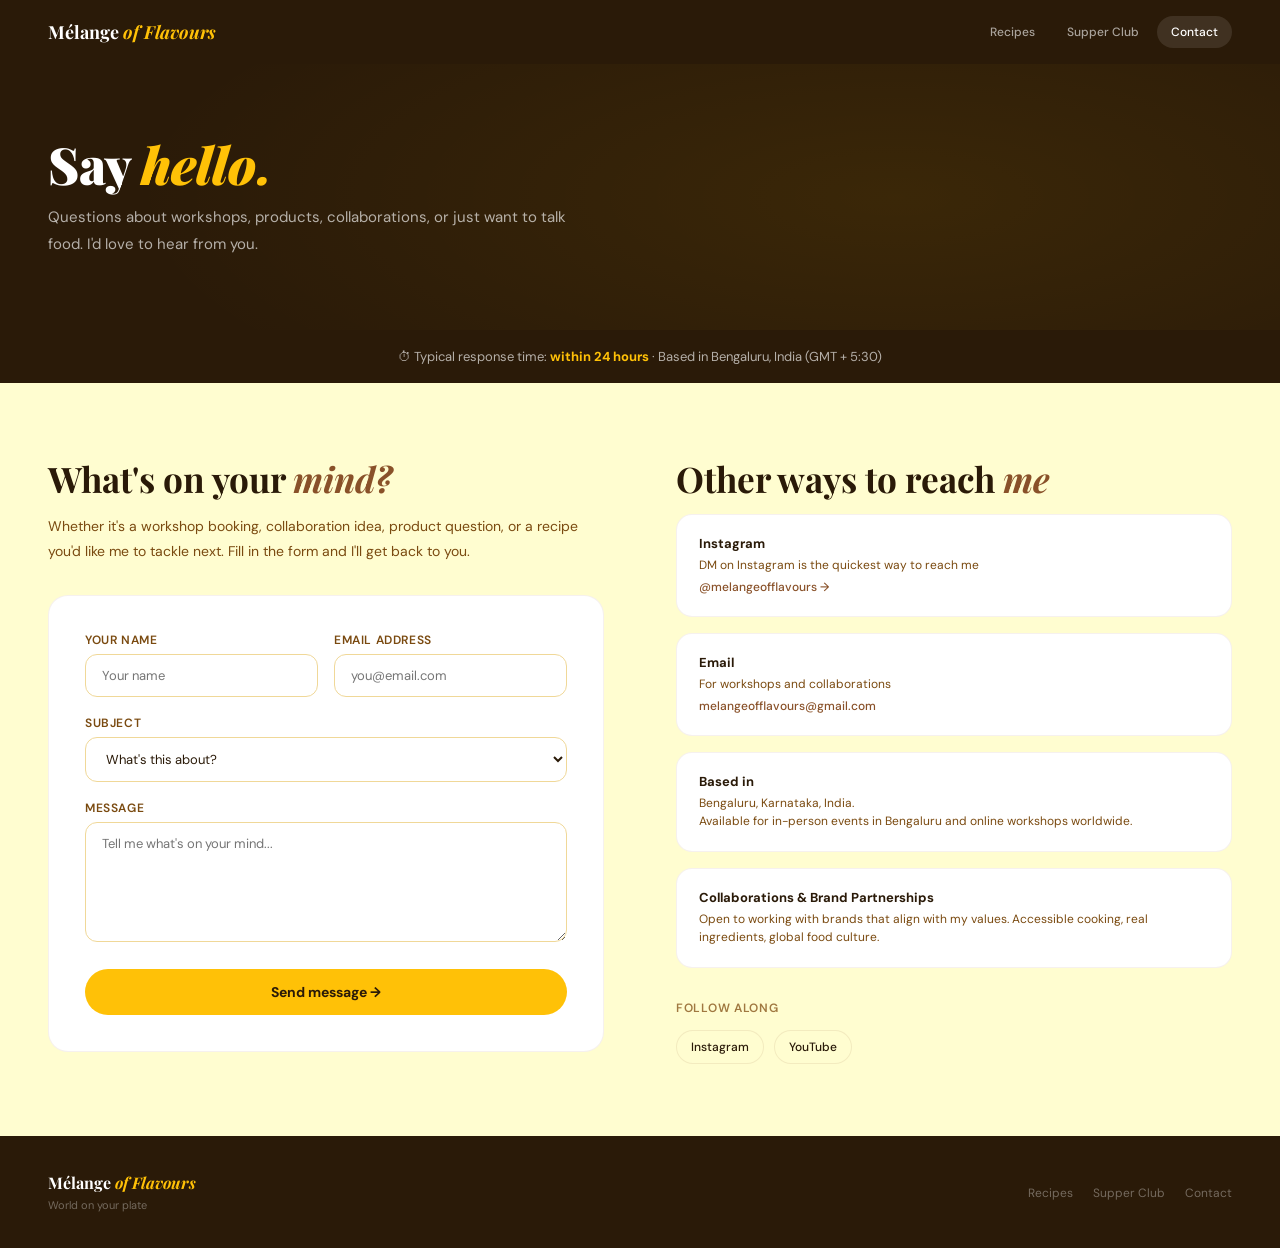
<file: contact.html>
<!DOCTYPE html>
<html lang="en">
<head>
<meta charset="UTF-8">
<meta name="viewport" content="width=device-width, initial-scale=1.0">
<title>Contact | Mélange of Flavours</title>
<link href="https://fonts.googleapis.com/css2?family=Playfair+Display:ital,wght@0,700;0,900;1,400;1,700&family=DM+Sans:wght@300;400;500;600&display=swap" rel="stylesheet">
<link rel="stylesheet" href="style.css">
<style>
.contact-section{padding:72px 48px;background:var(--honey-light);display:grid;grid-template-columns:1fr 1fr;gap:72px;align-items:start}
.contact-form-col{}
.contact-info-col{}
.cf-title{font-family:'Playfair Display',serif;font-size:clamp(1.6rem,3vw,2.2rem);font-weight:700;color:var(--dark);margin-bottom:12px}
.cf-title em{font-style:italic;color:var(--brown)}
.cf-desc{font-size:14px;color:var(--text-mid);line-height:1.75;margin-bottom:32px}
.contact-form{background:white;border-radius:20px;padding:36px;border:0.5px solid rgba(137,81,41,.08)}
.two-col{display:grid;grid-template-columns:1fr 1fr;gap:16px}
.submit-btn{width:100%;padding:14px;background:var(--honey);color:var(--dark);border:none;border-radius:100px;font-size:14px;font-weight:700;font-family:'DM Sans',sans-serif;cursor:pointer;transition:all .2s;margin-top:4px}
.submit-btn:hover{background:#FFD033;transform:translateY(-1px)}
/* Info cards */
.info-cards{display:flex;flex-direction:column;gap:16px;margin-bottom:32px}
.info-card{background:white;border-radius:16px;padding:20px 22px;border:0.5px solid rgba(137,81,41,.08);display:flex;align-items:flex-start;gap:14px;transition:all .2s}
.info-card:hover{border-color:var(--honey);transform:translateX(3px)}
.info-icon{width:44px;height:44px;border-radius:12px;background:var(--honey);display:flex;align-items:center;justify-content:center;font-size:20px;flex-shrink:0}
.info-card h4{font-size:13px;font-weight:700;color:var(--dark);margin-bottom:4px}
.info-card p{font-size:12px;color:var(--text-mid);line-height:1.55}
.info-card a{color:var(--brown);text-decoration:none;font-size:12px;font-weight:500}
.info-card a:hover{color:var(--honey)}
/* Social links */
.social-links{display:flex;gap:10px;flex-wrap:wrap;margin-top:4px}
.social-pill{display:flex;align-items:center;gap:8px;padding:8px 14px;border-radius:100px;background:var(--honey-light);border:0.5px solid rgba(137,81,41,.1);text-decoration:none;color:var(--dark);font-size:12px;font-weight:500;transition:all .2s}
.social-pill:hover{background:var(--honey);border-color:var(--honey)}
/* FAQ */
.faq-section{padding:64px 48px;background:white}
.faq{max-width:800px;margin:32px auto 0;display:grid;grid-template-columns:1fr 1fr;gap:16px}
.faq-card{background:var(--honey-light);border-radius:14px;padding:20px;border:0.5px solid rgba(137,81,41,.08)}
.faq-card h4{font-size:13px;font-weight:700;color:var(--dark);margin-bottom:8px;line-height:1.4}
.faq-card p{font-size:12px;color:var(--text-mid);line-height:1.65}
/* Response time banner */
.response-banner{background:var(--dark);padding:18px 48px;display:flex;align-items:center;justify-content:center;gap:16px}
.response-banner p{font-size:13px;color:rgba(255,255,255,.65)}
.response-banner strong{color:var(--honey)}
@media(max-width:900px){
  .contact-section{grid-template-columns:1fr;padding:48px 24px;gap:40px}
  .faq-section{padding:48px 24px}
  .faq{grid-template-columns:1fr}
  .two-col{grid-template-columns:1fr}
  .response-banner{padding:16px 24px}
}
</style>
</head>
<body>

<nav>
  <a href="index.html" class="logo">Mélange <em>of Flavours</em></a>
  <ul class="nav-links">
    <li><a href="recipes.html" class="nl">Recipes</a></li>
  <!--  <li><a href="shop.html" class="nl">Shop</a></li>
    <li><a href="workshops.html" class="nl">Workshops</a></li> -->
    <li><a href="supper-club.html" class="nl">Supper Club</a></li>
    <li><a href="contact.html" class="nl active">Contact</a></li>
  </ul>
  <button class="hamburger" onclick="toggleMenu()"><span></span><span></span><span></span></button>
  <div class="mobile-menu" id="mobile-menu">
    <a href="recipes.html" onclick="closeMenu()">Recipes</a>
<!--    <a href="shop.html" onclick="closeMenu()">Shop</a>
    <a href="workshops.html" onclick="closeMenu()">Workshops</a> -->
    <a href="supper-club.html" onclick="closeMenu()">Supper Club</a>
    <a href="contact.html" onclick="closeMenu()">Contact</a>
  </div>
</nav>

<div class="page-hero">
  <div class="page-hero-inner">
    <h1 class="page-hero-title">Say <em>hello.</em></h1>
    <p class="page-hero-desc">Questions about workshops, products, collaborations, or just want to talk food. I'd love to hear from you.</p>
  </div>
</div>

<!-- RESPONSE BANNER -->
<div class="response-banner">
  <p>⏱ Typical response time: <strong>within 24 hours</strong> · Based in Bengaluru, India (GMT + 5:30)</p>
</div>

<section class="contact-section">

  <!-- FORM -->
  <div class="contact-form-col">
    <h2 class="cf-title">What's on your <em>mind?</em></h2>
    <p class="cf-desc">Whether it's a workshop booking, collaboration idea, product question, or a recipe you'd like me to tackle next. Fill in the form and I'll get back to you.</p>
    <div class="contact-form">
      <div class="two-col">
        <div class="form-group"><label>Your name</label><input type="text" id="cf-name" placeholder="Your name" /></div>
        <div class="form-group"><label>Email address</label><input type="email" id="cf-email" placeholder="you@email.com" /></div>
      </div>
      <div class="form-group"><label>Subject</label>
        <select id="cf-subject">
          <option value="">What's this about?</option>
          <option>Workshop booking</option> 
          <option>Supper Club reservation</option>
          <option>Product / download question</option>
          <option>Brand collaboration / sponsorship</option>
          <option>Press or media enquiry</option>
          <option>Recipe request</option>
          <option>Just saying hello!</option>
          <option>Other</option>
        </select>
      </div>
      <div class="form-group"><label>Message</label><textarea id="cf-message" placeholder="Tell me what's on your mind..."></textarea></div>
      <button class="submit-btn" onclick="submitForm()">Send message →</button>
    </div>
  </div>

  <!-- INFO -->
  <div class="contact-info-col">
    <h2 class="cf-title">Other ways to reach <em>me</em></h2>
    <div class="info-cards">
      <div class="info-card">
          <!-- <div class="info-icon"></div> -->
        <div>
          <h4>Instagram</h4>
          <p>DM on Instagram is the quickest way to reach me</p>
          <a href="https://www.instagram.com/melangeofflavours" target="_blank">@melangeofflavours →</a>
        </div>
      </div>
      <div class="info-card">
        <!-- <div class="info-icon">📧</div> -->
        <div>
          <h4>Email</h4>
          <p>For workshops and collaborations</p>
          <a href="mailto:melangeofflavours@gmail.com">melangeofflavours@gmail.com</a>
        </div>
      </div>
      <div class="info-card">
     <!--     <div class="info-icon">📍</div> -->
        <div>
          <h4>Based in</h4>
          <p>Bengaluru, Karnataka, India.<br>Available for in-person events in Bengaluru and online workshops worldwide.</p>
        </div>
      </div>
      <div class="info-card">
         <!--  <div class="info-icon">🤝</div> -->
        <div>
          <h4>Collaborations & Brand Partnerships</h4>
          <p>Open to working with brands that align with my values. Accessible cooking, real ingredients, global food culture.</p>
        </div>
      </div>
    </div>
    <p style="font-size:12px;color:var(--text-light);margin-bottom:14px;font-weight:600;text-transform:uppercase;letter-spacing:.06em">Follow along</p>
    <div class="social-links">
      <a href="https://www.instagram.com/melangeofflavours" target="_blank" class="social-pill">Instagram</a>
      <a href="https://www.youtube.com/@melangeofflavourss" target="_blank" class="social-pill">YouTube</a>
    <!--  <a href="https://pinterest.com" target="_blank" class="social-pill">Pinterest</a> -->
   <!--   <a href="https://facebook.com" target="_blank" class="social-pill">Facebook</a> -->
    </div>
  </div>

</section>

<!-- FAQ 
<section class="faq-section">
  <div style="text-align:center">
    <h2 class="sec-title center">Common <em>questions</em></h2>
  </div>
  <div class="faq">
    <div class="faq-card">
      <h4>Can I request a specific recipe?</h4>
      <p>Absolutely! I love requests! Drop it in the form above or DM me on Instagram. Popular requests often become the next week's reel.</p>
    </div>
    <div class="faq-card">
      <h4>Do you offer private cooking lessons?</h4>
      <p>Yes! 1-on-1 online sessions are available. Message me with what you'd like to learn and I'll send you details and pricing.</p>
    </div>
    <div class="faq-card">
      <h4>Are you available for brand partnerships?</h4>
      <p>Yes, I work with brands that align with accessible cooking and quality ingredients. Please send a brief and we can discuss.</p>
    </div>
    <div class="faq-card">
      <h4>I have a download issue what do I do?</h4>
      <p>Contact me via the form above with your Gumroad order ID and I'll sort it within a few hours.</p>
    </div>
    <div class="faq-card">
      <h4>How do I get the Supper Club discount codes?</h4>
      <p>Sign up for my newsletter subscribers get first access and early bird pricing for all Supper Club evenings and workshops.</p>
    </div>
  </div>
</section> -->

<footer>
  <div>
    <a href="index.html" class="fl">Mélange <em>of Flavours</em></a>
    <p class="fp">World on your plate</p>
  </div>
  <ul class="flinks">
    <li><a href="recipes.html">Recipes</a></li>
  <!--  <li><a href="shop.html">Shop</a></li>
    <li><a href="workshops.html">Workshops</a></li> -->
    <li><a href="supper-club.html">Supper Club</a></li>
    <li><a href="contact.html">Contact</a></li>
  </ul>
</footer>

<div class="toast" id="toast"></div>
<script>
function toggleMenu(){document.getElementById('mobile-menu').classList.toggle('open')}
function closeMenu(){document.getElementById('mobile-menu').classList.remove('open')}
function toast(m,c){const t=document.getElementById('toast');t.textContent=m;t.style.background=c||'#895129';t.style.display='block';setTimeout(()=>t.style.display='none',3200)}
function submitForm(){
  const name=document.getElementById('cf-name').value.trim();
  const email=document.getElementById('cf-email').value.trim();
  const msg=document.getElementById('cf-message').value.trim();
  if(!name||!email||!msg){toast('Please fill in all fields.','#5C3310');return}
  if(!email.includes('@')){toast('Please enter a valid email.','#5C3310');return}
  toast('Message sent! I\'ll be in touch within 24 hours. 🌍');
  document.getElementById('cf-name').value='';
  document.getElementById('cf-email').value='';
  document.getElementById('cf-message').value='';
}
</script>
</body>
</html>
</file>
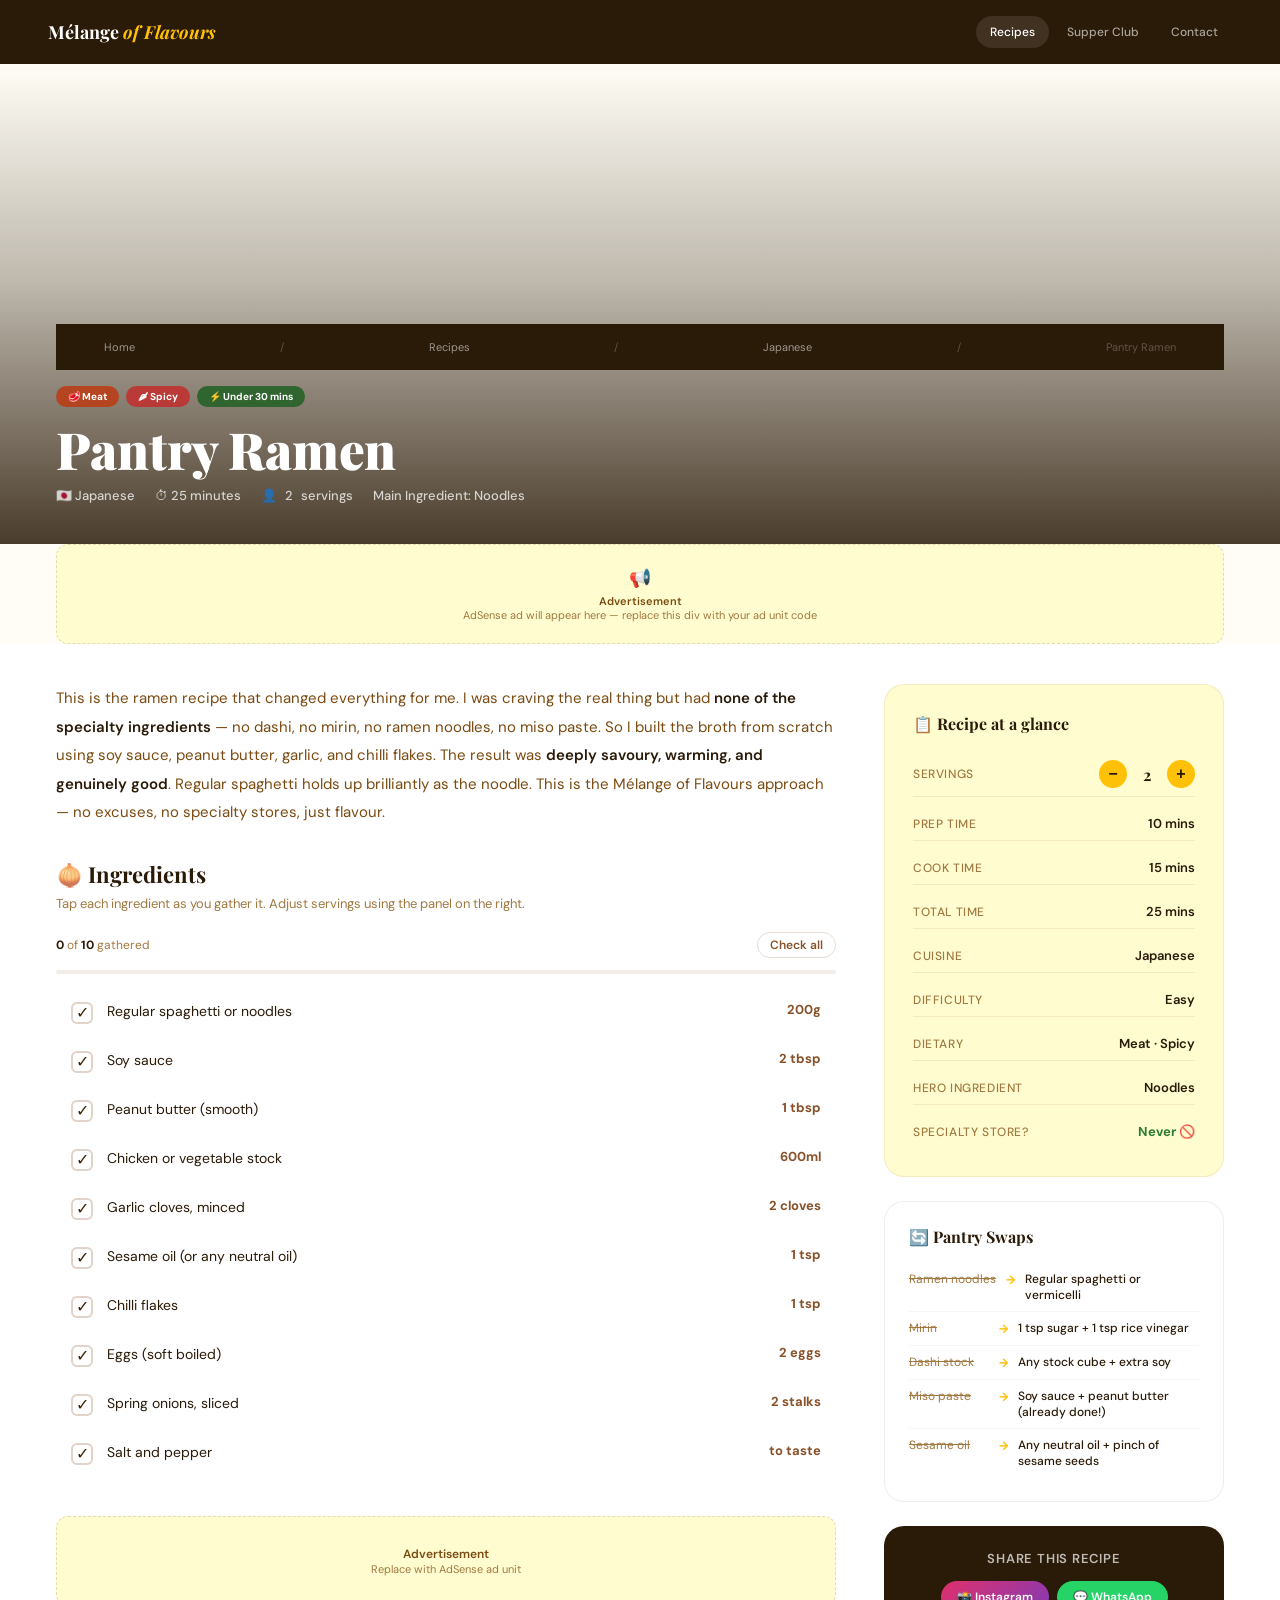
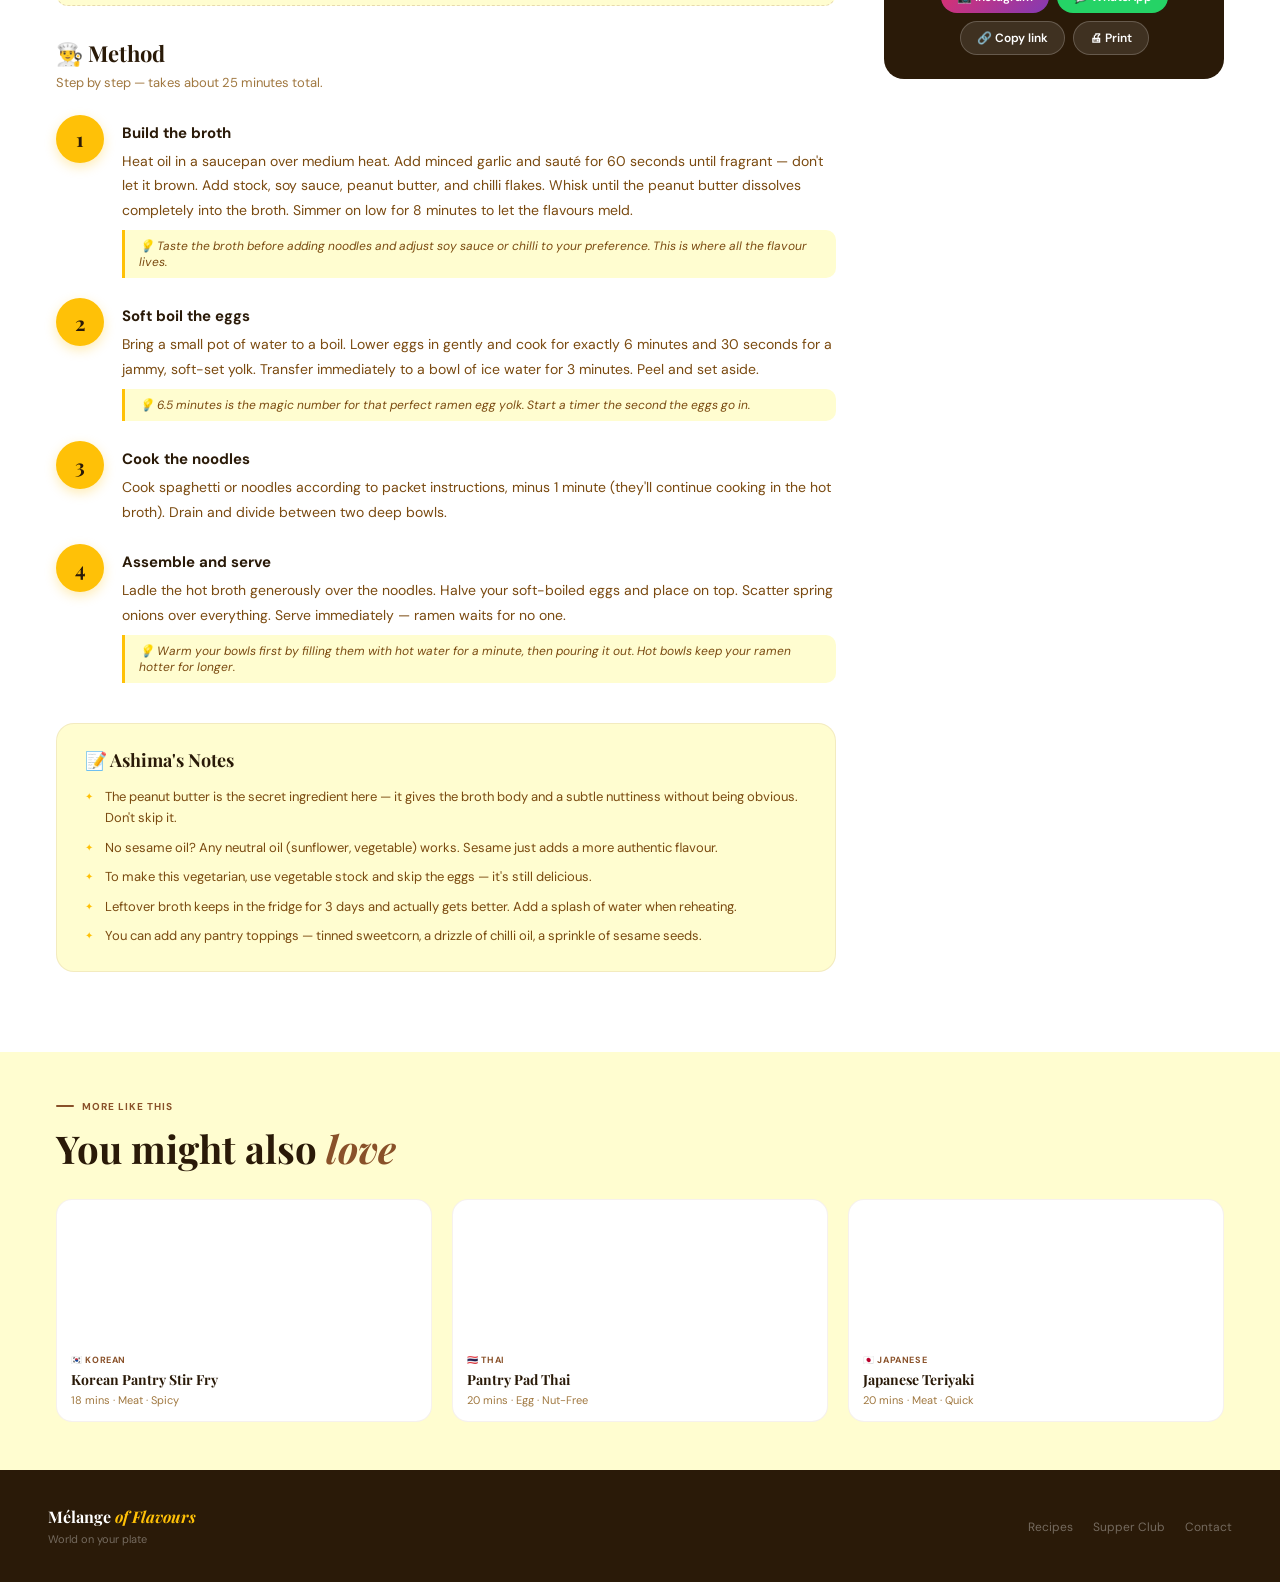
<file: recipe-TEMPLATE.html>
<!DOCTYPE html>
<html lang="en">
<head>
<!-- ═══════════════════════════════════════════
     SEO META — update for every recipe page
     Replace: RECIPE_NAME, RECIPE_DESCRIPTION,
     RECIPE_COUNTRY, RECIPE_IMAGE_URL, PAGE_URL
═══════════════════════════════════════════ -->
<meta charset="UTF-8">
<meta name="viewport" content="width=device-width, initial-scale=1.0">

<!-- PRIMARY SEO -->
<title>Shoyu Ramen Recipe | Mélange of Flavours</title>
<meta name="description" content="Make authentic Japanese ramen at home using only pantry ingredients. No specialty store needed. Easy 25-minute recipe by Ashima of Mélange of Flavours, Bengaluru.">
<meta name="keywords" content="pantry ramen recipe, ramen without specialty ingredients, easy Japanese ramen, Melange of Flavours, Ashima recipe, Bangalore food blog, global recipes pantry">
<meta name="author" content="Ashima Mélange of Flavours">
<meta name="robots" content="index, follow">
<link rel="canonical" href="https://melangeofflavours.com/recipe-ramen.html">

<!-- OPEN GRAPH (Facebook, WhatsApp previews) -->
<meta property="og:type" content="article">
<meta property="og:title" content="Shoyu Ramen | Mélange of Flavours">
<meta property="og:description" content="Rich, savoury Japanese ramen made entirely from pantry staples. No specialty store, no imports. 25 minutes.">
<meta property="og:image" content="https://images.unsplash.com/photo-1569718212165-3a8278d5f624?w=1200&q=85&auto=format&fit=crop">
<meta property="og:url" content="https://melangeofflavours.com/recipe-ramen.html">
<meta property="og:site_name" content="Mélange of Flavours">

<!-- TWITTER / X -->
<meta name="twitter:card" content="summary_large_image">
<meta name="twitter:title" content="Shoyu Ramen | Mélange of Flavours">
<meta name="twitter:description" content="Rich Japanese ramen from pantry staples. 25 minutes. By Ashima, Bengaluru.">
<meta name="twitter:image" content="https://images.unsplash.com/photo-1569718212165-3a8278d5f624?w=1200&q=85&auto=format&fit=crop">

<!-- ═══════════════════════════════════════════
     RECIPE SCHEMA — Google Rich Results
     This gets your recipe into Google's
     special "Recipe" cards with rating, time,
     and ingredients shown directly in search.
═══════════════════════════════════════════ -->
<script type="application/ld+json">
{
  "@context": "https://schema.org",
  "@type": "Recipe",
  "name": "Pantry Ramen — No Specialty Store Needed",
  "description": "Rich, savoury Japanese ramen made entirely from pantry staples. No specialty store required. A Mélange of Flavours recipe by Ashima.",
  "image": ["https://images.unsplash.com/photo-1569718212165-3a8278d5f624?w=1200&q=85&auto=format&fit=crop"],
  "author": {
    "@type": "Person",
    "name": "Ashima",
    "url": "https://melangeofflavours.com"
  },
  "publisher": {
    "@type": "Organization",
    "name": "Mélange of Flavours",
    "url": "https://melangeofflavours.com",
    "logo": {
      "@type": "ImageObject",
      "url": "https://melangeofflavours.com/logo.png"
    }
  },
  "datePublished": "2025-01-01",
  "dateModified": "2025-03-01",
  "prepTime": "PT10M",
  "cookTime": "PT15M",
  "totalTime": "PT25M",
  "recipeYield": "2 servings",
  "recipeCategory": "Main Course",
  "recipeCuisine": "Japanese",
  "keywords": "pantry ramen, Japanese ramen, easy ramen, no specialty ingredients, Melange of Flavours",
  "nutrition": {
    "@type": "NutritionInformation",
    "calories": "420 calories"
  },
  "recipeIngredient": [
    "200g regular noodles (spaghetti works great)",
    "2 tbsp soy sauce",
    "1 tbsp peanut butter",
    "600ml chicken or vegetable stock",
    "2 garlic cloves, minced",
    "1 tsp sesame oil (or any neutral oil)",
    "1 tsp chilli flakes",
    "2 eggs (soft boiled)",
    "Spring onions to garnish",
    "Salt and pepper to taste"
  ],
  "recipeInstructions": [
    {"@type":"HowToStep","name":"Make the broth","text":"In a saucepan, heat oil and sauté garlic for 1 minute. Add stock, soy sauce, peanut butter, and chilli flakes. Whisk until smooth. Simmer 8 minutes."},
    {"@type":"HowToStep","name":"Cook noodles","text":"Cook noodles according to packet instructions. Drain and divide between bowls."},
    {"@type":"HowToStep","name":"Soft boil eggs","text":"Boil eggs for exactly 6.5 minutes. Transfer to ice water, peel, and halve."},
    {"@type":"HowToStep","name":"Assemble","text":"Pour hot broth over noodles. Top with halved eggs and spring onions. Serve immediately."}
  ],
  "aggregateRating": {
    "@type": "AggregateRating",
    "ratingValue": "4.9",
    "reviewCount": "47"
  }
}
</script>

<!-- BREADCRUMB SCHEMA -->
<script type="application/ld+json">
{
  "@context": "https://schema.org",
  "@type": "BreadcrumbList",
  "itemListElement": [
    {"@type":"ListItem","position":1,"name":"Home","item":"https://melangeofflavours.com"},
    {"@type":"ListItem","position":2,"name":"Recipes","item":"https://melangeofflavours.com/recipes.html"},
    {"@type":"ListItem","position":3,"name":"Pantry Ramen","item":"https://melangeofflavours.com/recipe-ramen.html"}
  ]
}
</script>

<!-- ADSENSE — replace ca-pub-XXXXXXXXXXXXXXXX with your Publisher ID when approved -->
<!-- <script async src="https://pagead2.googlesyndication.com/pagead/js/adsbygoogle.js?client=ca-pub-XXXXXXXXXXXXXXXX" crossorigin="anonymous"></script> -->

<link href="https://fonts.googleapis.com/css2?family=Playfair+Display:ital,wght@0,700;0,900;1,400;1,700&family=DM+Sans:wght@300;400;500;600&display=swap" rel="stylesheet">
<link rel="stylesheet" href="style.css">
<style>
/* ── RECIPE HERO ── */
.recipe-hero{position:relative;height:480px;overflow:hidden}
/* REPLACE: with your actual recipe photo */
.rh-img{position:absolute;inset:0;background-image:url('https://images.unsplash.com/photo-1569718212165-3a8278d5f624?w=1400&q=85&auto=format&fit=crop');background-size:cover;background-position:center;transition:transform 8s ease}
.recipe-hero:hover .rh-img{transform:scale(1.04)}
.rh-overlay{position:absolute;inset:0;background:linear-gradient(to top,rgba(42,26,8,.85) 0%,rgba(42,26,8,.3) 55%,transparent 100%)}
.rh-content{position:absolute;bottom:0;left:0;right:0;padding:40px 56px;z-index:1}
.rh-breadcrumb{display:flex;align-items:center;gap:8px;font-size:11px;color:rgba(255,255,255,.55);margin-bottom:16px;flex-wrap:wrap}
.rh-breadcrumb a{color:rgba(255,255,255,.55);text-decoration:none;transition:color .15s}
.rh-breadcrumb a:hover{color:var(--honey)}
.rh-breadcrumb span{color:rgba(255,255,255,.25)}
.rh-labels{display:flex;gap:7px;flex-wrap:wrap;margin-bottom:14px}
.rhl{padding:4px 12px;border-radius:100px;font-size:10px;font-weight:700;backdrop-filter:blur(8px)} 
.lt-vegan{background:rgba(46,125,50,.8);color:white}
.lt-vegetarian{background:rgba(106,27,154,.8);color:white}
.lt-meat{background:rgba(191,54,12,.8);color:white}
.lt-seafood{background:rgba(0,96,100,.8);color:white}
.lt-dairy{background:rgba(21,101,192,.8);color:white}
.lt-egg{background:rgba(245,127,23,.8);color:white}
.lt-gluten-free{background:rgba(230,81,0,.8);color:white}
.lt-spicy{background:rgba(198,40,40,.8);color:white}
.lt-nut-free{background:rgba(136,14,79,.8);color:white}
.lt-quick{background:rgba(27,94,32,.8);color:white}
.rh-title{font-family:'Playfair Display',serif;font-size:clamp(2rem,4vw,3.2rem);font-weight:900;color:white;margin-bottom:10px;line-height:1.1}
.rh-meta{display:flex;gap:20px;flex-wrap:wrap}
.rh-meta-item{display:flex;align-items:center;gap:8px;color:rgba(255,255,255,.75);font-size:13px;font-weight:500}

/* ── AD SLOT ── */
.ad-slot{background:var(--honey-light);border:1px dashed rgba(137,81,41,.2);border-radius:12px;padding:16px;text-align:center;color:var(--text-light);font-size:11px;margin:0 56px 0;display:flex;align-items:center;justify-content:center;min-height:100px}
.ad-slot-inline{background:var(--honey-light);border:1px dashed rgba(137,81,41,.2);border-radius:12px;padding:12px;text-align:center;color:var(--text-light);font-size:11px;margin:32px 0;display:flex;align-items:center;justify-content:center;min-height:90px}

/* ── RECIPE BODY ── */
.recipe-body{display:grid;grid-template-columns:1fr 340px;gap:48px;padding:40px 56px;background:white;align-items:start}
.recipe-main{}
.recipe-sidebar{position:sticky;top:80px}

/* ── QUICK INFO CARD ── */
.info-card{background:var(--honey-light);border-radius:20px;padding:28px;border:0.5px solid rgba(137,81,41,.1);margin-bottom:24px}
.info-card h3{font-family:'Playfair Display',serif;font-size:16px;font-weight:700;color:var(--dark);margin-bottom:18px}
.info-rows{display:flex;flex-direction:column;gap:10px}
.info-row{display:flex;justify-content:space-between;align-items:center;padding:8px 0;border-bottom:0.5px solid rgba(137,81,41,.1)}
.info-row:last-child{border-bottom:none}
.ir-label{font-size:12px;color:var(--text-light);font-weight:500;text-transform:uppercase;letter-spacing:.05em}
.ir-val{font-size:13px;font-weight:600;color:var(--dark)}

/* ── SERVINGS ADJUSTER ── */
.serving-row{display:flex;align-items:center;justify-content:space-between;padding:8px 0;border-bottom:0.5px solid rgba(137,81,41,.1)}
.serving-ctrl{display:flex;align-items:center;gap:10px}
.sc-btn{width:28px;height:28px;border-radius:50%;background:var(--honey);color:var(--dark);border:none;font-size:16px;font-weight:700;cursor:pointer;display:flex;align-items:center;justify-content:center;transition:all .15s;line-height:1}
.sc-btn:hover{background:#FFD033;transform:scale(1.1)}
.sc-num{font-size:16px;font-weight:700;color:var(--dark);min-width:20px;text-align:center;font-family:'Playfair Display',serif}

/* ── PANTRY SWAPS ── */
.swaps-card{background:white;border-radius:20px;padding:24px;border:0.5px solid rgba(137,81,41,.1);margin-bottom:24px}
.swaps-card h3{font-family:'Playfair Display',serif;font-size:16px;font-weight:700;color:var(--dark);margin-bottom:16px;display:flex;align-items:center;gap:8px}
.swap-item{display:flex;align-items:flex-start;gap:10px;padding:8px 0;border-bottom:0.5px solid rgba(137,81,41,.06);font-size:12px}
.swap-item:last-child{border-bottom:none}
.swap-from{color:var(--text-light);text-decoration:line-through;min-width:80px;flex-shrink:0}
.swap-arrow{color:var(--honey);font-weight:700;flex-shrink:0;margin-top:1px}
.swap-to{color:var(--dark);font-weight:500}

/* ── SHARE ── */
.share-card{background:var(--dark);border-radius:20px;padding:24px;text-align:center}
.share-card h3{font-size:13px;font-weight:600;color:rgba(255,255,255,.7);margin-bottom:14px;text-transform:uppercase;letter-spacing:.06em}
.share-btns{display:flex;gap:8px;justify-content:center;flex-wrap:wrap}
.sbtn{padding:8px 16px;border-radius:100px;font-size:12px;font-weight:600;border:none;cursor:pointer;font-family:'DM Sans',sans-serif;text-decoration:none;display:inline-block;transition:all .2s}
.sb-ig{background:linear-gradient(135deg,#E1306C,#833AB4);color:white}
.sb-wa{background:#25D366;color:white}
.sb-copy{background:rgba(255,255,255,.1);color:white;border:0.5px solid rgba(255,255,255,.2)}
.sb-print{background:rgba(255,255,255,.1);color:white;border:0.5px solid rgba(255,255,255,.2)}
.sbtn:hover{opacity:.85;transform:translateY(-1px)}

/* ── INTRODUCTION ── */
.recipe-intro{font-size:15px;color:var(--text-mid);line-height:1.9;margin-bottom:32px}
.recipe-intro strong{color:var(--dark);font-weight:600}

/* ── INGREDIENT CHECKLIST ── */
.ingredients-section{margin-bottom:40px}
.section-head{font-family:'Playfair Display',serif;font-size:22px;font-weight:700;color:var(--dark);margin-bottom:6px;display:flex;align-items:center;gap:10px}
.section-sub{font-size:13px;color:var(--text-light);margin-bottom:20px}
.ingredient-list{list-style:none;display:flex;flex-direction:column;gap:4px}
.ing-item{display:flex;align-items:flex-start;gap:14px;padding:10px 14px;border-radius:12px;cursor:pointer;transition:all .2s;border:1px solid transparent;user-select:none}
.ing-item:hover{background:var(--honey-light);border-color:rgba(137,81,41,.1)}
.ing-item.checked{background:#F1F8F1;border-color:rgba(46,125,50,.2)}
.ing-item.checked .ing-text{text-decoration:line-through;color:var(--text-light)}
.ing-check{width:22px;height:22px;border-radius:6px;border:2px solid rgba(137,81,41,.25);background:white;display:flex;align-items:center;justify-content:center;flex-shrink:0;transition:all .2s;margin-top:1px}
.ing-item.checked .ing-check{background:#2E7D32;border-color:#2E7D32;color:white}
.ing-text{font-size:14px;color:var(--dark);line-height:1.5;flex:1}
.ing-amount{font-size:13px;font-weight:700;color:var(--brown);min-width:80px;text-align:right;flex-shrink:0}
.check-all-row{display:flex;align-items:center;justify-content:space-between;margin-bottom:12px;flex-wrap:wrap;gap:8px}
.check-progress{font-size:12px;color:var(--text-light)}
.check-progress strong{color:var(--dark)}
.check-all-btn{font-size:12px;font-weight:600;color:var(--brown);background:none;border:none;cursor:pointer;font-family:'DM Sans',sans-serif;padding:4px 12px;border-radius:100px;border:0.5px solid rgba(137,81,41,.2);transition:all .15s}
.check-all-btn:hover{background:var(--honey);color:var(--dark);border-color:var(--honey)}
.prog-bar-wrap{height:4px;background:rgba(137,81,41,.1);border-radius:100px;margin-bottom:16px;overflow:hidden}
.prog-bar{height:100%;background:var(--honey);border-radius:100px;transition:width .3s ease}

/* ── INSTRUCTIONS ── */
.instructions-section{margin-bottom:40px}
.step-list{display:flex;flex-direction:column;gap:20px}
.step-item{display:grid;grid-template-columns:48px 1fr;gap:18px;align-items:start}
.step-num{width:48px;height:48px;border-radius:50%;background:var(--honey);color:var(--dark);font-family:'Playfair Display',serif;font-size:20px;font-weight:700;display:flex;align-items:center;justify-content:center;flex-shrink:0;box-shadow:0 4px 12px rgba(255,193,7,.3)}
.step-body{padding-top:8px}
.step-body h4{font-size:15px;font-weight:700;color:var(--dark);margin-bottom:6px}
.step-body p{font-size:14px;color:var(--text-mid);line-height:1.75}
.step-tip{margin-top:8px;background:var(--honey-light);border-left:3px solid var(--honey);padding:8px 14px;border-radius:0 10px 10px 0;font-size:12px;color:var(--text-mid);font-style:italic}

/* ── NOTES ── */
.notes-section{background:var(--honey-light);border-radius:18px;padding:24px 28px;margin-bottom:40px;border:0.5px solid rgba(137,81,41,.1)}
.notes-section h3{font-family:'Playfair Display',serif;font-size:18px;font-weight:700;color:var(--dark);margin-bottom:14px}
.notes-list{list-style:none;display:flex;flex-direction:column;gap:8px}
.notes-list li{font-size:13px;color:var(--text-mid);line-height:1.65;padding-left:20px;position:relative}
.notes-list li::before{content:'✦';position:absolute;left:0;color:var(--honey);font-size:10px;top:3px}

/* ── RELATED RECIPES ── */
.related-section{padding:48px 56px;background:var(--honey-light)}
.related-grid{display:grid;grid-template-columns:repeat(3,1fr);gap:20px;margin-top:28px}
.rel-card{background:white;border-radius:16px;overflow:hidden;text-decoration:none;color:inherit;transition:all .3s;border:0.5px solid rgba(137,81,41,.08)}
.rel-card:hover{transform:translateY(-4px);box-shadow:0 12px 32px rgba(137,81,41,.14)}
.rel-img{height:140px;background-size:cover;background-position:center}
.rel-body{padding:14px}
.rel-country{font-size:9px;font-weight:700;text-transform:uppercase;letter-spacing:.07em;color:var(--brown);margin-bottom:4px}
.rel-body h4{font-family:'Playfair Display',serif;font-size:14px;font-weight:700;color:var(--dark);margin-bottom:4px}
.rel-body p{font-size:11px;color:var(--text-light)}

@media(max-width:960px){
  .recipe-hero{height:360px}
  .rh-content{padding:28px 24px}
  .ad-slot{margin:0 24px}
  .recipe-body{grid-template-columns:1fr;padding:32px 24px}
  .recipe-sidebar{position:static}
  .related-section{padding:40px 24px}
  .related-grid{grid-template-columns:1fr 1fr}
}
@media(max-width:600px){
  .related-grid{grid-template-columns:1fr}
  .rh-title{font-size:1.8rem}
}
@media print{
  nav,footer,.ad-slot,.ad-slot-inline,.share-card,.related-section{display:none}
  .recipe-body{grid-template-columns:1fr}
  .recipe-sidebar{display:none}
}
</style>
</head>
<body>

<nav>
  <a href="index.html" class="logo">Mélange <em>of Flavours</em></a>
  <ul class="nav-links">
    <li><a href="recipes.html" class="nl active">Recipes</a></li>
    <!-- <li><a href="shop.html" class="nl">Shop</a></li>
    <li><a href="workshops.html" class="nl">Workshops</a></li> -->
    <li><a href="supper-club.html" class="nl">Supper Club</a></li>
    <li><a href="contact.html" class="nl">Contact</a></li>
  </ul>
  <button class="hamburger" onclick="toggleMenu()"><span></span><span></span><span></span></button>
  <div class="mobile-menu" id="mobile-menu">
    <a href="recipes.html" onclick="closeMenu()">Recipes</a>
 <!--   <a href="shop.html" onclick="closeMenu()">Shop</a>
    <a href="workshops.html" onclick="closeMenu()">Workshops</a> -->
    <a href="supper-club.html" onclick="closeMenu()">Supper Club</a>
    <a href="contact.html" onclick="closeMenu()">Contact</a>
  </div>
</nav>

<!-- HERO -->
<div class="recipe-hero">
  <div class="rh-img"></div>
  <div class="rh-overlay"></div>
  <div class="rh-content">
    <nav class="rh-breadcrumb" aria-label="Breadcrumb">
      <a href="index.html">Home</a><span>/</span>
      <a href="recipes.html">Recipes</a><span>/</span>
      <a href="recipes.html#japan">Japanese</a><span>/</span>
      <span>Pantry Ramen</span>
    </nav>
    <div class="rh-labels">
      <span class="rhl lt-meat">🥩 Meat</span>
      <span class="rhl lt-spicy">🌶 Spicy</span>
      <span class="rhl lt-quick">⚡ Under 30 mins</span>
    </div>
    <h1 class="rh-title">Pantry Ramen</h1>
    <div class="rh-meta">
      <div class="rh-meta-item">🇯🇵 Japanese</div>
      <div class="rh-meta-item">⏱ 25 minutes</div>
      <div class="rh-meta-item">👤 <span id="serving-display">2</span> servings</div>
      <div class="rh-meta-item">Main Ingredient: Noodles</div>
    </div>
  </div>
</div>

<!-- TOP AD SLOT -->
<!-- Replace the div below with your actual AdSense ad unit once approved -->
<div class="ad-slot" id="ad-top">
  <div>
    <div style="font-size:18px;margin-bottom:4px">📢</div>
    <div style="font-weight:600;color:var(--text-mid)">Advertisement</div>
    <div>AdSense ad will appear here — replace this div with your ad unit code</div>
    <!-- Example:
    <ins class="adsbygoogle" style="display:block" data-ad-client="ca-pub-XXXXXXXXXXXXXXXX"
      data-ad-slot="XXXXXXXXXX" data-ad-format="auto" data-full-width-responsive="true"></ins>
    <script>(adsbygoogle = window.adsbygoogle || []).push({});</script>
    -->
  </div>
</div>

<!-- RECIPE BODY -->
<div class="recipe-body">

  <!-- ── MAIN CONTENT ── -->
  <div class="recipe-main">

    <p class="recipe-intro">
      This is the ramen recipe that changed everything for me. I was craving the real thing but had <strong>none of the specialty ingredients</strong> — no dashi, no mirin, no ramen noodles, no miso paste. So I built the broth from scratch using soy sauce, peanut butter, garlic, and chilli flakes. The result was <strong>deeply savoury, warming, and genuinely good</strong>. Regular spaghetti holds up brilliantly as the noodle. This is the Mélange of Flavours approach — no excuses, no specialty stores, just flavour.
    </p>

    <!-- INGREDIENT CHECKLIST -->
    <div class="ingredients-section">
      <div class="section-head">🧅 Ingredients</div>
      <p class="section-sub">Tap each ingredient as you gather it. Adjust servings using the panel on the right.</p>

      <div class="check-all-row">
        <div class="check-progress">
          <strong id="checked-count">0</strong> of <strong id="total-count">0</strong> gathered
        </div>
        <button class="check-all-btn" onclick="toggleAll()">Check all</button>
      </div>
      <div class="prog-bar-wrap"><div class="prog-bar" id="prog-bar" style="width:0%"></div></div>

      <!-- ═══════════════════════════════════════
           INGREDIENTS LIST
           Format: data-base="quantity" is the
           quantity for BASE servings (2 here).
           The JS will multiply when servings change.
           unit = the unit label to show (g, tbsp, etc.)
           name = the ingredient name
      ════════════════════════════════════════ -->
      <ul class="ingredient-list" id="ing-list">
        <li class="ing-item" onclick="toggle(this)">
          <div class="ing-check">✓</div>
          <span class="ing-text">Regular spaghetti or noodles</span>
          <span class="ing-amount" data-base="200" data-unit="g">200g</span>
        </li>
        <li class="ing-item" onclick="toggle(this)">
          <div class="ing-check">✓</div>
          <span class="ing-text">Soy sauce</span>
          <span class="ing-amount" data-base="2" data-unit="tbsp">2 tbsp</span>
        </li>
        <li class="ing-item" onclick="toggle(this)">
          <div class="ing-check">✓</div>
          <span class="ing-text">Peanut butter (smooth)</span>
          <span class="ing-amount" data-base="1" data-unit="tbsp">1 tbsp</span>
        </li>
        <li class="ing-item" onclick="toggle(this)">
          <div class="ing-check">✓</div>
          <span class="ing-text">Chicken or vegetable stock</span>
          <span class="ing-amount" data-base="600" data-unit="ml">600ml</span>
        </li>
        <li class="ing-item" onclick="toggle(this)">
          <div class="ing-check">✓</div>
          <span class="ing-text">Garlic cloves, minced</span>
          <span class="ing-amount" data-base="2" data-unit="cloves">2 cloves</span>
        </li>
        <li class="ing-item" onclick="toggle(this)">
          <div class="ing-check">✓</div>
          <span class="ing-text">Sesame oil (or any neutral oil)</span>
          <span class="ing-amount" data-base="1" data-unit="tsp">1 tsp</span>
        </li>
        <li class="ing-item" onclick="toggle(this)">
          <div class="ing-check">✓</div>
          <span class="ing-text">Chilli flakes</span>
          <span class="ing-amount" data-base="1" data-unit="tsp">1 tsp</span>
        </li>
        <li class="ing-item" onclick="toggle(this)">
          <div class="ing-check">✓</div>
          <span class="ing-text">Eggs (soft boiled)</span>
          <span class="ing-amount" data-base="2" data-unit="eggs">2 eggs</span>
        </li>
        <li class="ing-item" onclick="toggle(this)">
          <div class="ing-check">✓</div>
          <span class="ing-text">Spring onions, sliced</span>
          <span class="ing-amount" data-base="2" data-unit="stalks">2 stalks</span>
        </li>
        <li class="ing-item" onclick="toggle(this)">
          <div class="ing-check">✓</div>
          <span class="ing-text">Salt and pepper</span>
          <span class="ing-amount" data-base="0" data-unit="to taste">to taste</span>
        </li>
      </ul>
    </div>

    <!-- MID AD SLOT -->
    <div class="ad-slot-inline" id="ad-mid">
      <div>
        <div style="font-weight:600;color:var(--text-mid);font-size:12px">Advertisement</div>
        <div style="font-size:11px">Replace with AdSense ad unit</div>
      </div>
    </div>

    <!-- INSTRUCTIONS -->
    <div class="instructions-section">
      <div class="section-head">👨‍🍳 Method</div>
      <p class="section-sub" style="margin-bottom:24px">Step by step — takes about 25 minutes total.</p>
      <div class="step-list">
        <div class="step-item">
          <div class="step-num">1</div>
          <div class="step-body">
            <h4>Build the broth</h4>
            <p>Heat oil in a saucepan over medium heat. Add minced garlic and sauté for 60 seconds until fragrant — don't let it brown. Add stock, soy sauce, peanut butter, and chilli flakes. Whisk until the peanut butter dissolves completely into the broth. Simmer on low for 8 minutes to let the flavours meld.</p>
            <div class="step-tip">💡 Taste the broth before adding noodles and adjust soy sauce or chilli to your preference. This is where all the flavour lives.</div>
          </div>
        </div>
        <div class="step-item">
          <div class="step-num">2</div>
          <div class="step-body">
            <h4>Soft boil the eggs</h4>
            <p>Bring a small pot of water to a boil. Lower eggs in gently and cook for exactly 6 minutes and 30 seconds for a jammy, soft-set yolk. Transfer immediately to a bowl of ice water for 3 minutes. Peel and set aside.</p>
            <div class="step-tip">💡 6.5 minutes is the magic number for that perfect ramen egg yolk. Start a timer the second the eggs go in.</div>
          </div>
        </div>
        <div class="step-item">
          <div class="step-num">3</div>
          <div class="step-body">
            <h4>Cook the noodles</h4>
            <p>Cook spaghetti or noodles according to packet instructions, minus 1 minute (they'll continue cooking in the hot broth). Drain and divide between two deep bowls.</p>
          </div>
        </div>
        <div class="step-item">
          <div class="step-num">4</div>
          <div class="step-body">
            <h4>Assemble and serve</h4>
            <p>Ladle the hot broth generously over the noodles. Halve your soft-boiled eggs and place on top. Scatter spring onions over everything. Serve immediately — ramen waits for no one.</p>
            <div class="step-tip">💡 Warm your bowls first by filling them with hot water for a minute, then pouring it out. Hot bowls keep your ramen hotter for longer.</div>
          </div>
        </div>
      </div>
    </div>

    <!-- NOTES -->
    <div class="notes-section">
      <h3>📝 Ashima's Notes</h3>
      <ul class="notes-list">
        <li>The peanut butter is the secret ingredient here — it gives the broth body and a subtle nuttiness without being obvious. Don't skip it.</li>
        <li>No sesame oil? Any neutral oil (sunflower, vegetable) works. Sesame just adds a more authentic flavour.</li>
        <li>To make this vegetarian, use vegetable stock and skip the eggs — it's still delicious.</li>
        <li>Leftover broth keeps in the fridge for 3 days and actually gets better. Add a splash of water when reheating.</li>
        <li>You can add any pantry toppings — tinned sweetcorn, a drizzle of chilli oil, a sprinkle of sesame seeds.</li>
      </ul>
    </div>

  </div><!-- end recipe-main -->

  <!-- ── SIDEBAR ── -->
  <aside class="recipe-sidebar">

    <!-- QUICK INFO -->
    <div class="info-card">
      <h3>📋 Recipe at a glance</h3>
      <div class="info-rows">
        <!-- SERVING ADJUSTER -->
        <div class="serving-row">
          <div class="ir-label">Servings</div>
          <div class="serving-ctrl">
            <button class="sc-btn" onclick="changeServings(-1)">−</button>
            <span class="sc-num" id="sc-num">2</span>
            <button class="sc-btn" onclick="changeServings(1)">+</button>
          </div>
        </div>
        <div class="info-row"><span class="ir-label">Prep time</span><span class="ir-val">10 mins</span></div>
        <div class="info-row"><span class="ir-label">Cook time</span><span class="ir-val">15 mins</span></div>
        <div class="info-row"><span class="ir-label">Total time</span><span class="ir-val">25 mins</span></div>
        <div class="info-row"><span class="ir-label">Cuisine</span><span class="ir-val">Japanese</span></div>
        <div class="info-row"><span class="ir-label">Difficulty</span><span class="ir-val">Easy</span></div>
        <div class="info-row"><span class="ir-label">Dietary</span><span class="ir-val">Meat · Spicy</span></div>
        <div class="info-row"><span class="ir-label">Hero ingredient</span><span class="ir-val">Noodles</span></div>
        <div class="info-row"><span class="ir-label">Specialty store?</span><span class="ir-val" style="color:#2E7D32;font-weight:700">Never 🚫</span></div>
      </div>
    </div>

    <!-- PANTRY SWAPS -->
    <div class="swaps-card">
      <h3>🔄 Pantry Swaps</h3>
      <div class="swap-item">
        <span class="swap-from">Ramen noodles</span>
        <span class="swap-arrow">→</span>
        <span class="swap-to">Regular spaghetti or vermicelli</span>
      </div>
      <div class="swap-item">
        <span class="swap-from">Mirin</span>
        <span class="swap-arrow">→</span>
        <span class="swap-to">1 tsp sugar + 1 tsp rice vinegar</span>
      </div>
      <div class="swap-item">
        <span class="swap-from">Dashi stock</span>
        <span class="swap-arrow">→</span>
        <span class="swap-to">Any stock cube + extra soy</span>
      </div>
      <div class="swap-item">
        <span class="swap-from">Miso paste</span>
        <span class="swap-arrow">→</span>
        <span class="swap-to">Soy sauce + peanut butter (already done!)</span>
      </div>
      <div class="swap-item">
        <span class="swap-from">Sesame oil</span>
        <span class="swap-arrow">→</span>
        <span class="swap-to">Any neutral oil + pinch of sesame seeds</span>
      </div>
    </div>

    <!-- SHARE -->
    <div class="share-card">
      <h3>Share this recipe</h3>
      <div class="share-btns">
        <a href="https://www.instagram.com/melangeofflavours" target="_blank" class="sbtn sb-ig">📸 Instagram</a>
        <a href="https://wa.me/?text=Check out this Pantry Ramen recipe from Mélange of Flavours!" target="_blank" class="sbtn sb-wa">💬 WhatsApp</a>
        <button class="sbtn sb-copy" onclick="copyLink()">🔗 Copy link</button>
        <button class="sbtn sb-print" onclick="window.print()">🖨 Print</button>
      </div>
    </div>

  </aside>

</div><!-- end recipe-body -->

<!-- RELATED RECIPES -->
<section class="related-section">
  <div class="sec-tag">More like this</div>
  <h2 class="sec-title">You might also <em>love</em></h2>
  <div class="related-grid">
    <a href="recipe-korean-stir-fry.html" class="rel-card">
      <div class="rel-img" style="background-image:url('https://images.unsplash.com/photo-1498654896293-37aacf113fd9?w=400&q=80&auto=format&fit=crop')"></div>
      <div class="rel-body"><div class="rel-country">🇰🇷 Korean</div><h4>Korean Pantry Stir Fry</h4><p>18 mins · Meat · Spicy</p></div>
    </a>
    <a href="recipe-pad-thai.html" class="rel-card">
      <div class="rel-img" style="background-image:url('https://images.unsplash.com/photo-1476224203421-9ac39bcb3b28?w=400&q=80&auto=format&fit=crop')"></div>
      <div class="rel-body"><div class="rel-country">🇹🇭 Thai</div><h4>Pantry Pad Thai</h4><p>20 mins · Egg · Nut-Free</p></div>
    </a>
    <a href="recipe-teriyaki.html" class="rel-card">
      <div class="rel-img" style="background-image:url('https://images.unsplash.com/photo-1569718212165-3a8278d5f624?w=400&q=80&auto=format&fit=crop')"></div>
      <div class="rel-body"><div class="rel-country">🇯🇵 Japanese</div><h4>Japanese Teriyaki</h4><p>20 mins · Meat · Quick</p></div>
    </a>
  </div>
</section>

<footer>
  <div>
    <a href="index.html" class="fl">Mélange <em>of Flavours</em></a>
    <p class="fp">World on your plate</p>
  </div>
  <ul class="flinks">
    <li><a href="recipes.html">Recipes</a></li>
 <!--   <li><a href="shop.html">Shop</a></li>
    <li><a href="workshops.html">Workshops</a></li> -->
    <li><a href="supper-club.html">Supper Club</a></li>
    <li><a href="contact.html">Contact</a></li>
  </ul>
</footer>

<div class="toast" id="toast"></div>

<script>
/* ── SERVINGS ADJUSTER ── */
const BASE = 2;
let servings = 2;

function changeServings(d) {
  servings = Math.max(1, Math.min(12, servings + d));
  document.getElementById('sc-num').textContent = servings;
  document.getElementById('serving-display').textContent = servings;
  const ratio = servings / BASE;
  document.querySelectorAll('[data-base]').forEach(el => {
    const base = parseFloat(el.dataset.base);
    const unit = el.dataset.unit;
    if (base === 0) { el.textContent = unit; return; }
    const val = base * ratio;
    // Smart rounding
    const display = val % 1 === 0 ? val : (val < 2 ? Math.round(val * 4) / 4 : Math.round(val * 2) / 2);
    el.textContent = display + (unit ? ' ' + unit : '');
  });
}

/* ── INGREDIENT CHECKLIST ── */
function toggle(el) {
  el.classList.toggle('checked');
  updateProgress();
}

function updateProgress() {
  const all = document.querySelectorAll('.ing-item').length;
  const done = document.querySelectorAll('.ing-item.checked').length;
  document.getElementById('checked-count').textContent = done;
  document.getElementById('total-count').textContent = all;
  document.getElementById('prog-bar').style.width = (all ? (done/all*100) : 0) + '%';
}

function toggleAll() {
  const items = document.querySelectorAll('.ing-item');
  const allChecked = [...items].every(i => i.classList.contains('checked'));
  items.forEach(i => i.classList.toggle('checked', !allChecked));
  updateProgress();
}

/* ── SHARE ── */
function copyLink() {
  navigator.clipboard.writeText(window.location.href).then(() => {
    toast('Link copied! 🔗');
  }).catch(() => {
    toast('Copy the URL from your browser bar.');
  });
}

function toast(m) {
  const t = document.getElementById('toast');
  t.textContent = m; t.style.display = 'block';
  setTimeout(() => t.style.display = 'none', 2800);
}

/* ── INIT ── */
updateProgress();
function toggleMenu() { document.getElementById('mobile-menu').classList.toggle('open') }
function closeMenu() { document.getElementById('mobile-menu').classList.remove('open') }
</script>
</body>
</html>
</file>
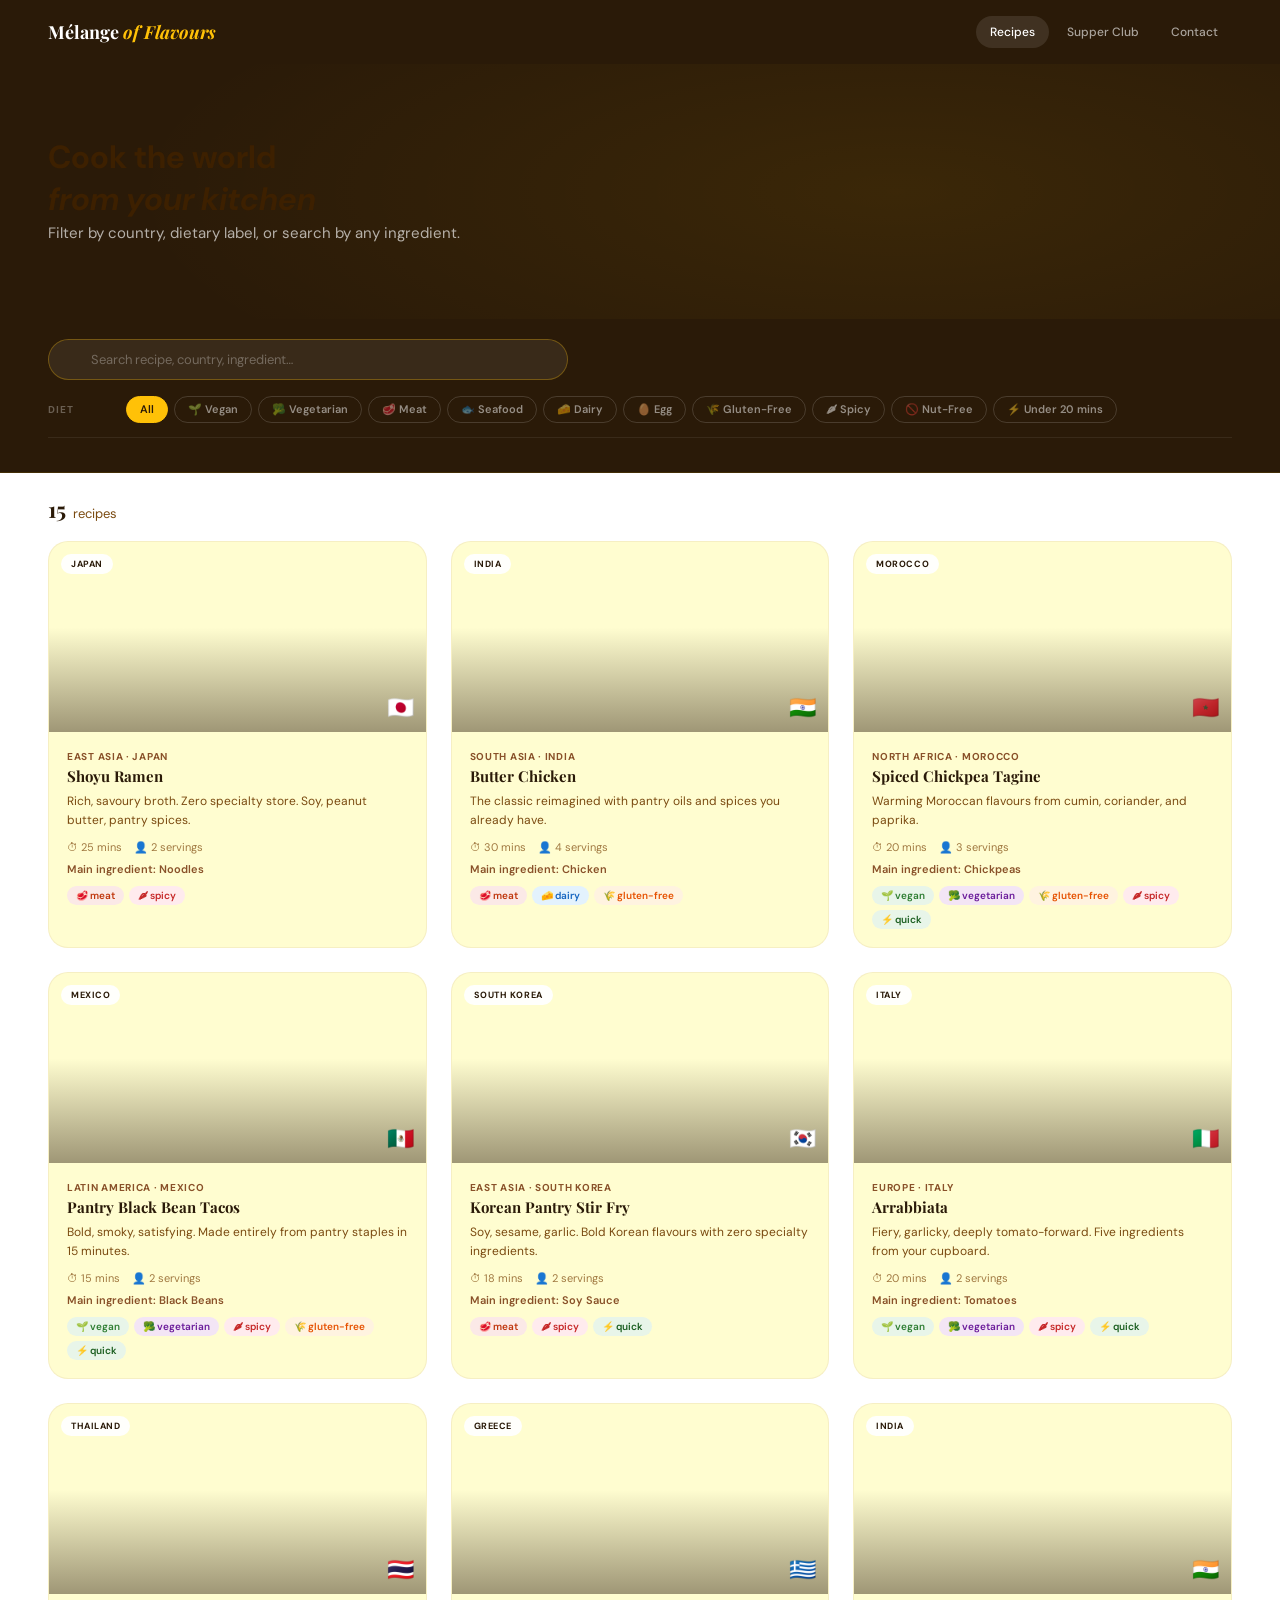
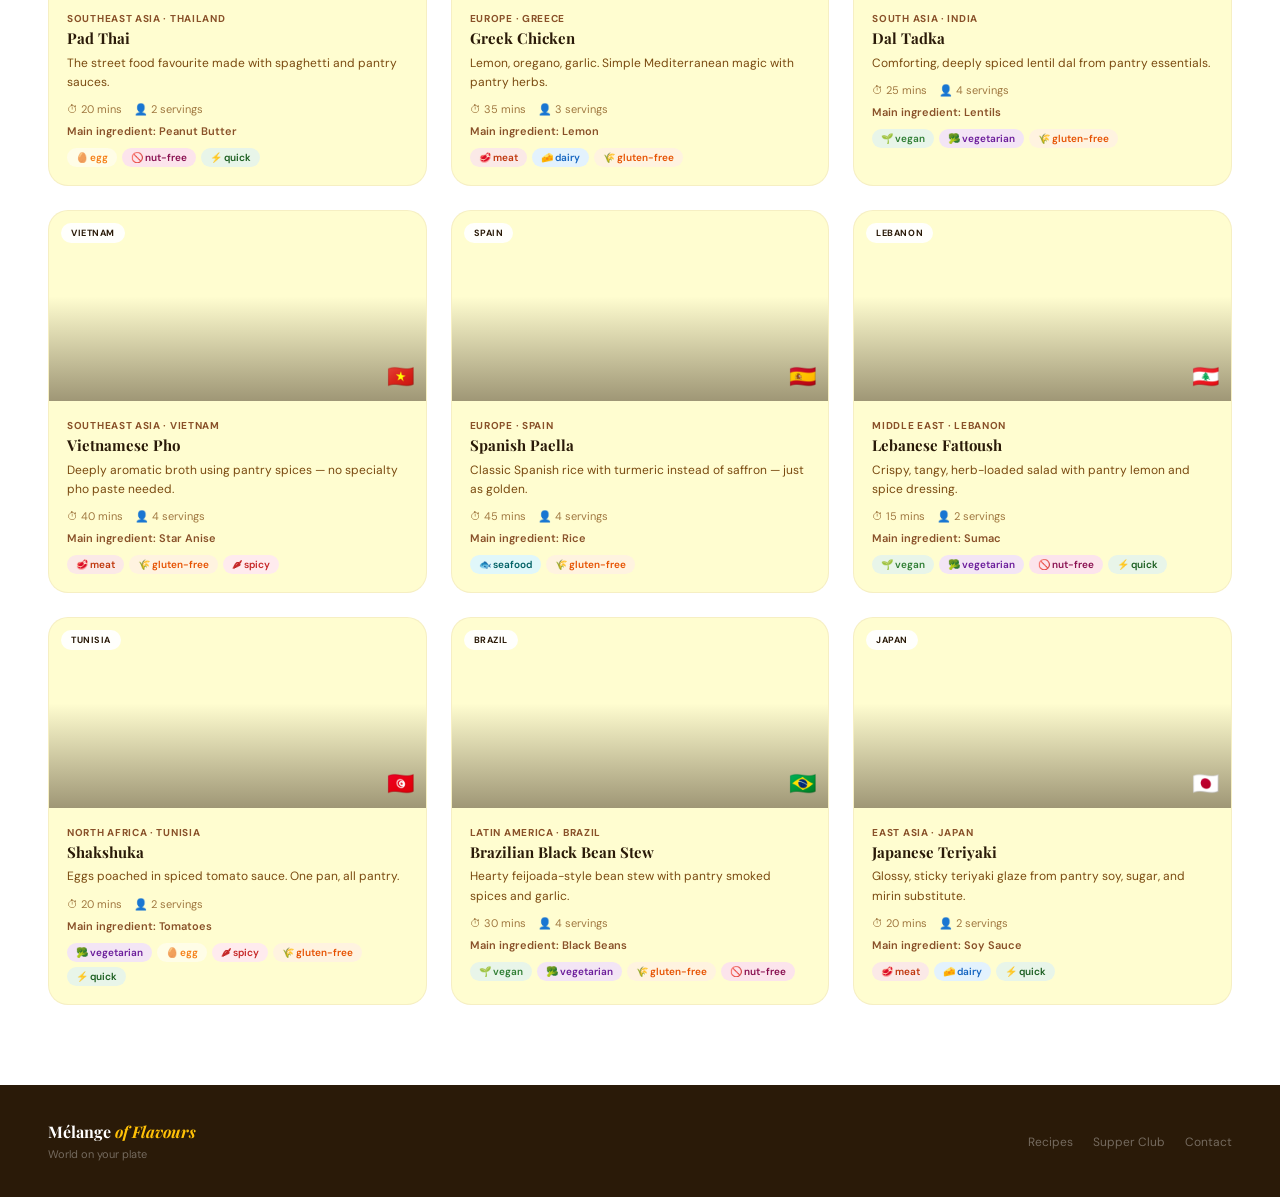
<file: recipes.html>
<!DOCTYPE html>
<html lang="en">
<head>
<meta charset="UTF-8">
<meta name="viewport" content="width=device-width, initial-scale=1.0">
<title>All Recipes | Mélange of Flavours</title>
<meta name="description" content="Browse 30+ global recipes by Ashima of Mélange of Flavours, Bengaluru. Filter by country, cuisine, or dietary label. All made with pantry ingredients.">
<meta name="keywords" content="global recipes pantry ingredients, Ashima recipes, Melange of Flavours, Bengaluru food blog, easy world recipes">
<meta name="author" content="Ashima Mélange of Flavours">
<meta name="robots" content="index, follow">
<link rel="canonical" href="https://melangeofflavours.com/recipes.html">
<meta property="og:title" content="All Recipes Mélange of Flavours by Ashima">
<meta property="og:description" content="30+ global recipes made with pantry ingredients. Filter by country or dietary label.">
<meta property="og:image" content="https://melangeofflavours.com/logo.png">
<meta property="og:url" content="https://melangeofflavours.com/recipes.html">
<script type="application/ld+json">
{"@context":"https://schema.org","@type":"CollectionPage","name":"All Recipes Mélange of Flavours","description":"Global recipes made with pantry ingredients","url":"https://melangeofflavours.com/recipes.html","author":{"@type":"Person","name":"Ashima","url":"https://melangeofflavours.com"}}
</script>
<link href="https://fonts.googleapis.com/css2?family=Playfair+Display:ital,wght@0,700;0,900;1,400;1,700&family=DM+Sans:wght@300;400;500;600&display=swap" rel="stylesheet">
<link rel="stylesheet" href="style.css">
<style>
/* ── FILTER PANEL ── */
.filter-panel{background:var(--dark);padding:20px 48px;border-bottom:0.5px solid rgba(255,193,7,.12);position:sticky;top:60px;z-index:50}

/* Search */
.search-row{margin-bottom:16px}
.search-wrap{position:relative;max-width:520px}
.search-input{width:100%;padding:11px 18px 11px 42px;border-radius:100px;border:0.5px solid rgba(255,193,7,.3);background:rgba(255,255,255,.07);color:white;font-size:13px;font-family:'DM Sans',sans-serif;outline:none;transition:all .2s}
.search-input::placeholder{color:rgba(255,255,255,.3)}
.search-input:focus{border-color:var(--honey);background:rgba(255,255,255,.1)}
.search-icon{position:absolute;left:15px;top:50%;transform:translateY(-50%);font-size:14px;opacity:.4;pointer-events:none}

/* Filter rows */
.filter-row{display:flex;align-items:center;gap:10px;flex-wrap:wrap;margin-bottom:10px}
.filter-row:last-child{margin-bottom:0}
.filter-label{font-size:10px;font-weight:700;text-transform:uppercase;letter-spacing:.09em;color:rgba(255,255,255,.3);min-width:68px;flex-shrink:0}
.pills{display:flex;gap:6px;flex-wrap:wrap}
.pill{padding:5px 13px;border-radius:100px;font-size:11px;font-weight:600;border:0.5px solid rgba(255,255,255,.15);color:rgba(255,255,255,.5);cursor:pointer;transition:all .2s;background:none;font-family:'DM Sans',sans-serif;white-space:nowrap;line-height:1.4}
.pill:hover{border-color:var(--honey);color:var(--honey)}
.pill.active{background:var(--honey);color:var(--dark);border-color:var(--honey)}
.pill.active-country{background:var(--brown);color:white;border-color:var(--brown)}

/* Clear row */
.clear-row{display:flex;align-items:center;justify-content:space-between;margin-top:14px;padding-top:14px;border-top:0.5px solid rgba(255,255,255,.07)}
.active-filters{display:flex;gap:6px;flex-wrap:wrap;flex:1}
.atag{display:inline-flex;align-items:center;gap:5px;background:rgba(255,255,255,.08);border:0.5px solid rgba(255,255,255,.12);padding:3px 10px;border-radius:100px;font-size:11px;color:rgba(255,255,255,.65);font-weight:500}
.atag-rm{background:none;border:none;cursor:pointer;color:rgba(255,255,255,.35);font-size:11px;padding:0;line-height:1;font-family:'DM Sans',sans-serif}
.atag-rm:hover{color:var(--honey)}
.clear-all-btn{padding:6px 16px;border-radius:100px;font-size:11px;font-weight:700;border:0.5px solid rgba(220,80,40,.4);color:rgba(220,80,40,.8);cursor:pointer;background:none;font-family:'DM Sans',sans-serif;transition:all .2s;white-space:nowrap;display:none;flex-shrink:0}
.clear-all-btn.show{display:block}
.clear-all-btn:hover{background:rgba(220,80,40,.1);color:#E85520}

/* ── RESULTS BAR ── */
.results-bar{padding:20px 48px 0;background:white;display:flex;align-items:center;gap:10px;flex-wrap:wrap;min-height:52px}
.results-count{font-size:13px;color:var(--text-mid)}
.results-count strong{font-family:'Playfair Display',serif;font-size:22px;font-weight:700;color:var(--dark);margin-right:4px}

/* ── RECIPE GRID ── */
.rg-section{padding:16px 48px 80px;background:white}
.rg{display:grid;grid-template-columns:repeat(3,1fr);gap:24px}
.rc{border-radius:20px;overflow:hidden;transition:all .3s;background:var(--honey-light);border:0.5px solid rgba(137,81,41,.08);text-decoration:none;display:block;color:inherit}
.rc:hover{transform:translateY(-6px);box-shadow:0 20px 48px rgba(137,81,41,.16)}
.rc.hidden{display:none}
.rc-img{height:190px;position:relative;overflow:hidden}
.rci{width:100%;height:100%;background-size:cover;background-position:center;transition:transform .5s ease}
.rc:hover .rci{transform:scale(1.06)}
.rc-img::after{content:'';position:absolute;inset:0;background:linear-gradient(to top,rgba(42,26,8,.45),transparent 55%)}
.rcb{position:absolute;top:12px;left:12px;padding:4px 10px;border-radius:100px;font-size:9px;font-weight:700;text-transform:uppercase;letter-spacing:.06em;background:rgba(255,255,255,.93);color:var(--dark);z-index:1}
.rcf{position:absolute;bottom:10px;right:12px;font-size:22px;z-index:1}
.rc-body{padding:18px}
.rcloc{font-size:10px;font-weight:700;text-transform:uppercase;letter-spacing:.07em;color:var(--brown);margin-bottom:4px}
.rc-body h3{font-family:'Playfair Display',serif;font-size:15px;font-weight:700;color:var(--dark);margin-bottom:5px;line-height:1.3}
.rc-body p{font-size:12px;color:var(--text-mid);line-height:1.6;margin-bottom:10px}
.rcm{display:flex;gap:12px;font-size:11px;color:var(--text-light);margin-bottom:8px;flex-wrap:wrap}
.rch{font-size:11px;color:var(--brown);font-weight:600;margin-bottom:10px}
.rcl{display:flex;flex-wrap:wrap;gap:5px}
.lt{padding:3px 9px;border-radius:100px;font-size:10px;font-weight:600}
.lt-vegan{background:#E8F5E9;color:#2E7D32}
.lt-vegetarian{background:#F3E5F5;color:#6A1B9A}
.lt-meat{background:#FBE9E7;color:#BF360C}
.lt-seafood{background:#E0F7FA;color:#006064}
.lt-dairy{background:#E3F2FD;color:#1565C0}
.lt-egg{background:#FFFDE7;color:#F57F17}
.lt-gluten-free{background:#FFF3E0;color:#E65100}
.lt-spicy{background:#FFEBEE;color:#C62828}
.lt-nut-free{background:#FCE4EC;color:#880E4F}
.lt-quick{background:#E8F5E9;color:#1B5E20}
.empty{grid-column:1/-1;text-align:center;padding:80px 24px;display:none}
.empty.show{display:block}
.empty h3{font-family:'Playfair Display',serif;font-size:24px;font-weight:700;color:var(--dark);margin-bottom:10px}
.empty p{font-size:14px;color:var(--text-mid);margin-bottom:24px}

@media(max-width:900px){
  .filter-panel{padding:16px 20px;top:56px}
  .results-bar,.rg-section{padding-left:20px;padding-right:20px}
  .rg{grid-template-columns:1fr 1fr}
  .filter-label{min-width:52px}
}
@media(max-width:600px){.rg{grid-template-columns:1fr}}
</style>
</head>
<body>

<nav>
  <a href="index.html" class="logo">Mélange <em>of Flavours</em></a>
  <ul class="nav-links">
    <li><a href="recipes.html" class="nl active">Recipes</a></li>
  <!--  <li><a href="shop.html" class="nl">Shop</a></li>
    <li><a href="workshops.html" class="nl">Workshops</a></li> -->
    <li><a href="supper-club.html" class="nl">Supper Club</a></li>
    <li><a href="contact.html" class="nl">Contact</a></li>
  </ul>
  <button class="hamburger" onclick="toggleMenu()"><span></span><span></span><span></span></button>
  <div class="mobile-menu" id="mobile-menu">
    <a href="recipes.html" onclick="closeMenu()">Recipes</a>
  <!--  <a href="shop.html" onclick="closeMenu()">Shop</a>
    <a href="workshops.html" onclick="closeMenu()">Workshops</a> -->
    <a href="supper-club.html" onclick="closeMenu()">Supper Club</a>
    <a href="contact.html" onclick="closeMenu()">Contact</a>
  </div>
</nav>

<div class="page-hero">
  <div class="page-hero-inner">
     <h1 class="sc-hero-title">Cook the world<br><em>from your kitchen</em></h1>
    <p class="page-hero-desc">Filter by country, dietary label, or search by any ingredient.</p>
  </div>
</div>

<!-- FILTER PANEL -->
<div class="filter-panel">

  <!-- Search -->
  <div class="search-row">
    <div class="search-wrap">
      <span class="search-icon"></span>
      <input type="search" class="search-input" id="si"
        placeholder="Search recipe, country, ingredient…" autocomplete="off"/>
    </div>
  </div>

 <!-- Diet / label filter -->
  <div class="filter-row">
    <span class="filter-label">Diet</span>
    <div class="pills" id="diet-pills">
      <button class="pill active" data-label="all">All</button>
      <button class="pill" data-label="vegan">🌱 Vegan</button>
      <button class="pill" data-label="vegetarian">🥦 Vegetarian</button>
      <button class="pill" data-label="meat">🥩 Meat</button>
      <button class="pill" data-label="seafood">🐟 Seafood</button>
      <button class="pill" data-label="dairy">🧀 Dairy</button>
      <button class="pill" data-label="egg">🥚 Egg</button>
      <button class="pill" data-label="gluten-free">🌾 Gluten-Free</button>
      <button class="pill" data-label="spicy">🌶 Spicy</button>
      <button class="pill" data-label="nut-free">🚫 Nut-Free</button>
      <button class="pill" data-label="quick">⚡ Under 20 mins</button>
    </div>
  </div>

  <!-- Active tags + clear -->
  <div class="clear-row">
    <div class="active-filters" id="active-tags"></div>
    <button class="clear-all-btn" id="clear-all-btn" onclick="clearAll()">✕ Clear all</button>
  </div>

</div>

<!-- RESULTS COUNT -->
<div class="results-bar">
  <div class="results-count"><strong id="rcount">0</strong> recipes</div>
</div>

<!-- RECIPE GRID -->
<section class="rg-section">
  <div class="rg" id="rg"></div>
  <div class="empty" id="es">
    <h3>No recipes found</h3>
    <p>Try adjusting your search or removing a filter.</p>
    <button class="btn p sm" onclick="clearAll()">Clear all filters</button>
  </div>
</section>

<footer>
  <div>
    <a href="index.html" class="fl">Mélange <em>of Flavours</em></a>
    <p class="fp">World on your plate</p>
  </div>
  <ul class="flinks">
    <li><a href="recipes.html">Recipes</a></li>
  <!--    <li><a href="shop.html">Shop</a></li>
     <li><a href="workshops.html">Workshops</a></li> -->
    <li><a href="supper-club.html">Supper Club</a></li>
    <li><a href="contact.html">Contact</a></li>
  </ul>
</footer>

<script>
/* ═══════════════════════════════════════════════
   RECIPE DATA
   To add a new recipe: copy one entry, give it
   a new id, fill all fields, and add its page
   to RECIPE_PAGES below.
   ═══════════════════════════════════════════════ */
var RECIPES = [
  {id:1,  name:"Shoyu Ramen",             country:"Japan",       region:"East Asia",      hero:"Noodles",      flag:"🇯🇵", time:"25 mins", sv:2, quick:false, labels:["meat","spicy"],                        img:"https://images.unsplash.com/photo-1569718212165-3a8278d5f624?w=600&q=80&auto=format&fit=crop",  desc:"Rich, savoury broth. Zero specialty store. Soy, peanut butter, pantry spices."},
  {id:2,  name:"Butter Chicken", country:"India",       region:"South Asia",     hero:"Chicken",      flag:"🇮🇳", time:"30 mins", sv:4, quick:false, labels:["meat","dairy","gluten-free"],           img:"https://images.unsplash.com/photo-1585937421612-70a008356fbe?w=600&q=80&auto=format&fit=crop",  desc:"The classic reimagined with pantry oils and spices you already have."},
  {id:3,  name:"Spiced Chickpea Tagine",   country:"Morocco",     region:"North Africa",   hero:"Chickpeas",    flag:"🇲🇦", time:"20 mins", sv:3, quick:true,  labels:["vegan","vegetarian","gluten-free","spicy"], img:"https://images.unsplash.com/photo-1541518763669-27fef04b14ea?w=600&q=80&auto=format&fit=crop",  desc:"Warming Moroccan flavours from cumin, coriander, and paprika."},
  {id:4,  name:"Pantry Black Bean Tacos",  country:"Mexico",      region:"Latin America",  hero:"Black Beans",  flag:"🇲🇽", time:"15 mins", sv:2, quick:true,  labels:["vegan","vegetarian","spicy","gluten-free"], img:"https://images.unsplash.com/photo-1551504734-5ee1c4a1479b?w=600&q=80&auto=format&fit=crop",  desc:"Bold, smoky, satisfying. Made entirely from pantry staples in 15 minutes."},
  {id:5,  name:"Korean Pantry Stir Fry",   country:"South Korea", region:"East Asia",      hero:"Soy Sauce",    flag:"🇰🇷", time:"18 mins", sv:2, quick:true,  labels:["meat","spicy"],                        img:"https://images.unsplash.com/photo-1498654896293-37aacf113fd9?w=600&q=80&auto=format&fit=crop",  desc:"Soy, sesame, garlic. Bold Korean flavours with zero specialty ingredients."},
  {id:6,  name:"Arrabbiata",        country:"Italy",       region:"Europe",         hero:"Tomatoes",     flag:"🇮🇹", time:"20 mins", sv:2, quick:true,  labels:["vegan","vegetarian","spicy"],           img:"https://images.unsplash.com/photo-1555949258-eb67b1ef0ceb?w=600&q=80&auto=format&fit=crop",  desc:"Fiery, garlicky, deeply tomato-forward. Five ingredients from your cupboard."},
  {id:7,  name:"Pad Thai",          country:"Thailand",    region:"Southeast Asia", hero:"Peanut Butter",flag:"🇹🇭", time:"20 mins", sv:2, quick:true,  labels:["egg","nut-free"],                      img:"https://images.unsplash.com/photo-1476224203421-9ac39bcb3b28?w=600&q=80&auto=format&fit=crop",  desc:"The street food favourite made with spaghetti and pantry sauces."},
  {id:8,  name:"Greek Chicken",     country:"Greece",      region:"Europe",         hero:"Lemon",        flag:"🇬🇷", time:"35 mins", sv:3, quick:false, labels:["meat","dairy","gluten-free"],           img:"https://images.unsplash.com/photo-1414235077428-338989a2e8c0?w=600&q=80&auto=format&fit=crop",  desc:"Lemon, oregano, garlic. Simple Mediterranean magic with pantry herbs."},
  {id:9,  name:"Dal Tadka",         country:"India",       region:"South Asia",     hero:"Lentils",      flag:"🇮🇳", time:"25 mins", sv:4, quick:false, labels:["vegan","vegetarian","gluten-free"],     img:"https://images.unsplash.com/photo-1600891964092-4316c288032e?w=600&q=80&auto=format&fit=crop",  desc:"Comforting, deeply spiced lentil dal from pantry essentials."},
  {id:10, name:"Vietnamese Pho",    country:"Vietnam",     region:"Southeast Asia", hero:"Star Anise",   flag:"🇻🇳", time:"40 mins", sv:4, quick:false, labels:["meat","gluten-free","spicy"],           img:"https://images.unsplash.com/photo-1547592166-23ac45744acd?w=600&q=80&auto=format&fit=crop",  desc:"Deeply aromatic broth using pantry spices — no specialty pho paste needed."},
  {id:11, name:"Spanish Paella",    country:"Spain",       region:"Europe",         hero:"Rice",         flag:"🇪🇸", time:"45 mins", sv:4, quick:false, labels:["seafood","gluten-free"],                img:"https://images.unsplash.com/photo-1455619452474-d2be8b1e70cd?w=600&q=80&auto=format&fit=crop",  desc:"Classic Spanish rice with turmeric instead of saffron — just as golden."},
  {id:12, name:"Lebanese Fattoush",        country:"Lebanon",     region:"Middle East",    hero:"Sumac",        flag:"🇱🇧", time:"15 mins", sv:2, quick:true,  labels:["vegan","vegetarian","nut-free"],        img:"https://images.unsplash.com/photo-1547592180-85f173990554?w=600&q=80&auto=format&fit=crop",  desc:"Crispy, tangy, herb-loaded salad with pantry lemon and spice dressing."},
  {id:13, name:"Shakshuka",                country:"Tunisia",     region:"North Africa",   hero:"Tomatoes",     flag:"🇹🇳", time:"20 mins", sv:2, quick:true,  labels:["vegetarian","egg","spicy","gluten-free"],img:"https://images.unsplash.com/photo-1565299585323-38d6b0865b47?w=600&q=80&auto=format&fit=crop",  desc:"Eggs poached in spiced tomato sauce. One pan, all pantry."},
  {id:14, name:"Brazilian Black Bean Stew",country:"Brazil",      region:"Latin America",  hero:"Black Beans",  flag:"🇧🇷", time:"30 mins", sv:4, quick:false, labels:["vegan","vegetarian","gluten-free","nut-free"], img:"https://images.unsplash.com/photo-1512621776951-a57141f2eefd?w=600&q=80&auto=format&fit=crop",  desc:"Hearty feijoada-style bean stew with pantry smoked spices and garlic."},
  {id:15, name:"Japanese Teriyaki",        country:"Japan",       region:"East Asia",      hero:"Soy Sauce",    flag:"🇯🇵", time:"20 mins", sv:2, quick:true,  labels:["meat","dairy"],                        img:"https://images.unsplash.com/photo-1569718212165-3a8278d5f624?w=600&q=80&auto=format&fit=crop",  desc:"Glossy, sticky teriyaki glaze from pantry soy, sugar, and mirin substitute."}
];

var RECIPE_PAGES = {
  1:'recipe-ramen.html', 2:'recipe-butter-chicken.html',
  3:'recipe-chickpea-tagine.html', 4:'recipe-black-bean-tacos.html',
  5:'recipe-korean-stir-fry.html', 6:'recipe-arrabbiata.html',
  7:'recipe-pad-thai.html', 8:'recipe-greek-chicken.html',
  9:'recipe-dal-tadka.html', 10:'recipe-pho.html',
  11:'recipe-paella.html', 12:'recipe-fattoush.html',
  13:'recipe-shakshuka.html', 14:'recipe-brazilian-stew.html',
  15:'recipe-teriyaki.html'
};

var LE = {vegan:'🌱',vegetarian:'🥦',meat:'🥩',seafood:'🐟',dairy:'🧀',egg:'🥚','gluten-free':'🌾',spicy:'🌶','nut-free':'🚫',quick:'⚡'};

var activeCountry = null;
var activeLabels  = new Set();
var searchQuery   = '';

/* ── BUILD COUNTRY PILLS (unique, sorted, from recipe data) ── */
function buildCountryPills() {
  /* Collect unique countries with their flags and recipe count */
  var seen = {};
  RECIPES.forEach(function(r) {
    if (!seen[r.country]) seen[r.country] = {flag:r.flag, count:0};
    seen[r.country].count++;
  });
  var countries = Object.keys(seen).sort();
  var wrap = document.getElementById('country-pills');
  /* "All" pill first */
  var allBtn = document.createElement('button');
  allBtn.className = 'pill active';
  allBtn.dataset.country = 'all';
  allBtn.textContent = 'All countries';
  allBtn.addEventListener('click', function(){ setCountry('all'); });
  wrap.appendChild(allBtn);
  /* One pill per country */
  countries.forEach(function(c) {
    var btn = document.createElement('button');
    btn.className = 'pill';
    btn.dataset.country = c;
    btn.textContent = seen[c].flag + ' ' + c + ' (' + seen[c].count + ')';
    btn.addEventListener('click', function(){ setCountry(c); });
    wrap.appendChild(btn);
  });
}

function setCountry(c) {
  activeCountry = (c === 'all') ? null : c;
  document.querySelectorAll('#country-pills .pill').forEach(function(p) {
    var isActive = (c === 'all') ? p.dataset.country === 'all' : p.dataset.country === c;
    p.classList.toggle('active', isActive && c === 'all');
    p.classList.toggle('active-country', isActive && c !== 'all');
  });
  applyFilter();
}

/* ── DIET PILLS ── */
document.getElementById('diet-pills').addEventListener('click', function(e) {
  var btn = e.target.closest('.pill');
  if (!btn) return;
  var l = btn.dataset.label;
  if (l === 'all') {
    activeLabels.clear();
    document.querySelectorAll('#diet-pills .pill').forEach(function(p){ p.classList.remove('active'); });
    btn.classList.add('active');
  } else {
    document.querySelector('#diet-pills [data-label="all"]').classList.remove('active');
    if (btn.classList.contains('active')) {
      btn.classList.remove('active');
      activeLabels.delete(l);
      if (!activeLabels.size) document.querySelector('#diet-pills [data-label="all"]').classList.add('active');
    } else {
      btn.classList.add('active');
      activeLabels.add(l);
    }
  }
  applyFilter();
});

/* ── SEARCH ── */
document.getElementById('si').addEventListener('input', function(e) {
  searchQuery = e.target.value.toLowerCase().trim();
  applyFilter();
});

/* ── FILTER ── */
function applyFilter() {
  var n = 0;
  RECIPES.forEach(function(r) {
    var el = document.getElementById('rc-' + r.id);
    if (!el) return;
    var countryOk = !activeCountry || r.country === activeCountry;
    var labelOk   = !activeLabels.size || Array.from(activeLabels).every(function(l){
      return l === 'quick' ? r.quick : r.labels.indexOf(l) !== -1;
    });
    var hay = [r.name, r.country, r.region, r.hero].concat(r.labels).join(' ').toLowerCase();
    var searchOk  = !searchQuery || hay.indexOf(searchQuery) !== -1;
    var show = countryOk && labelOk && searchOk;
    el.classList.toggle('hidden', !show);
    if (show) n++;
  });
  document.getElementById('rcount').textContent = n;
  document.getElementById('es').classList.toggle('show', n === 0);
  var hasF = activeCountry || activeLabels.size || searchQuery;
  document.getElementById('clear-all-btn').classList.toggle('show', !!hasF);
  renderActiveTags();
}

function renderActiveTags() {
  var h = '';
  if (searchQuery) {
    h += '<span class="atag">🔍 "' + searchQuery +
         '" <button class="atag-rm" onclick="clearSearch()">✕</button></span>';
  }
  activeLabels.forEach(function(l) {
    h += '<span class="atag">' + (LE[l]||'') + ' ' + l +
         ' <button class="atag-rm" onclick="removeLabel(\'' + l + '\')">✕</button></span>';
  });
  document.getElementById('active-tags').innerHTML = h;
}

function clearSearch() { searchQuery=''; document.getElementById('si').value=''; applyFilter(); }
function removeLabel(l) {
  activeLabels.delete(l);
  var b = document.querySelector('#diet-pills [data-label="'+l+'"]');
  if (b) b.classList.remove('active');
  if (!activeLabels.size) document.querySelector('#diet-pills [data-label="all"]').classList.add('active');
  applyFilter();
}
function clearAll() {
  activeLabels.clear(); searchQuery = '';
  document.getElementById('si').value = '';
  document.querySelectorAll('#diet-pills .pill').forEach(function(p){ p.classList.remove('active'); });
  document.querySelector('#diet-pills [data-label="all"]').classList.add('active');
  
  applyFilter();
}

/* ── RENDER CARDS ── */
function render() {
  document.getElementById('rg').innerHTML = RECIPES.map(function(r) {
    var url = RECIPE_PAGES[r.id] || 'https://www.instagram.com/melangeofflavours';
    var labelHTML = r.labels.map(function(l){
      return '<span class="lt lt-'+l+'">'+(LE[l]||'')+' '+l+'</span>';
    }).join('');
    if (r.quick) labelHTML += '<span class="lt lt-quick">⚡ quick</span>';
    return '<a href="'+url+'" class="rc" id="rc-'+r.id+'">' +
      '<div class="rc-img">' +
        '<div class="rci" style="background-image:url(\''+r.img+'\')"></div>' +
        '<span class="rcb">'+r.country+'</span>' +
        '<span class="rcf">'+r.flag+'</span>' +
      '</div>' +
      '<div class="rc-body">' +
        '<div class="rcloc">'+r.region+' · '+r.country+'</div>' +
        '<h3>'+r.name+'</h3>' +
        '<p>'+r.desc+'</p>' +
        '<div class="rcm"><span>⏱ '+r.time+'</span><span>👤 '+r.sv+' servings</span></div>' +
        '<div class="rch">Main ingredient: '+r.hero+'</div>' +
        '<div class="rcl">'+labelHTML+'</div>' +
      '</div></a>';
  }).join('');
  applyFilter();
}

/* ── INIT ── */
render();

function toggleMenu(){ document.getElementById('mobile-menu').classList.toggle('open'); }
function closeMenu(){ document.getElementById('mobile-menu').classList.remove('open'); }
</script>
</body>
</html>
</file>
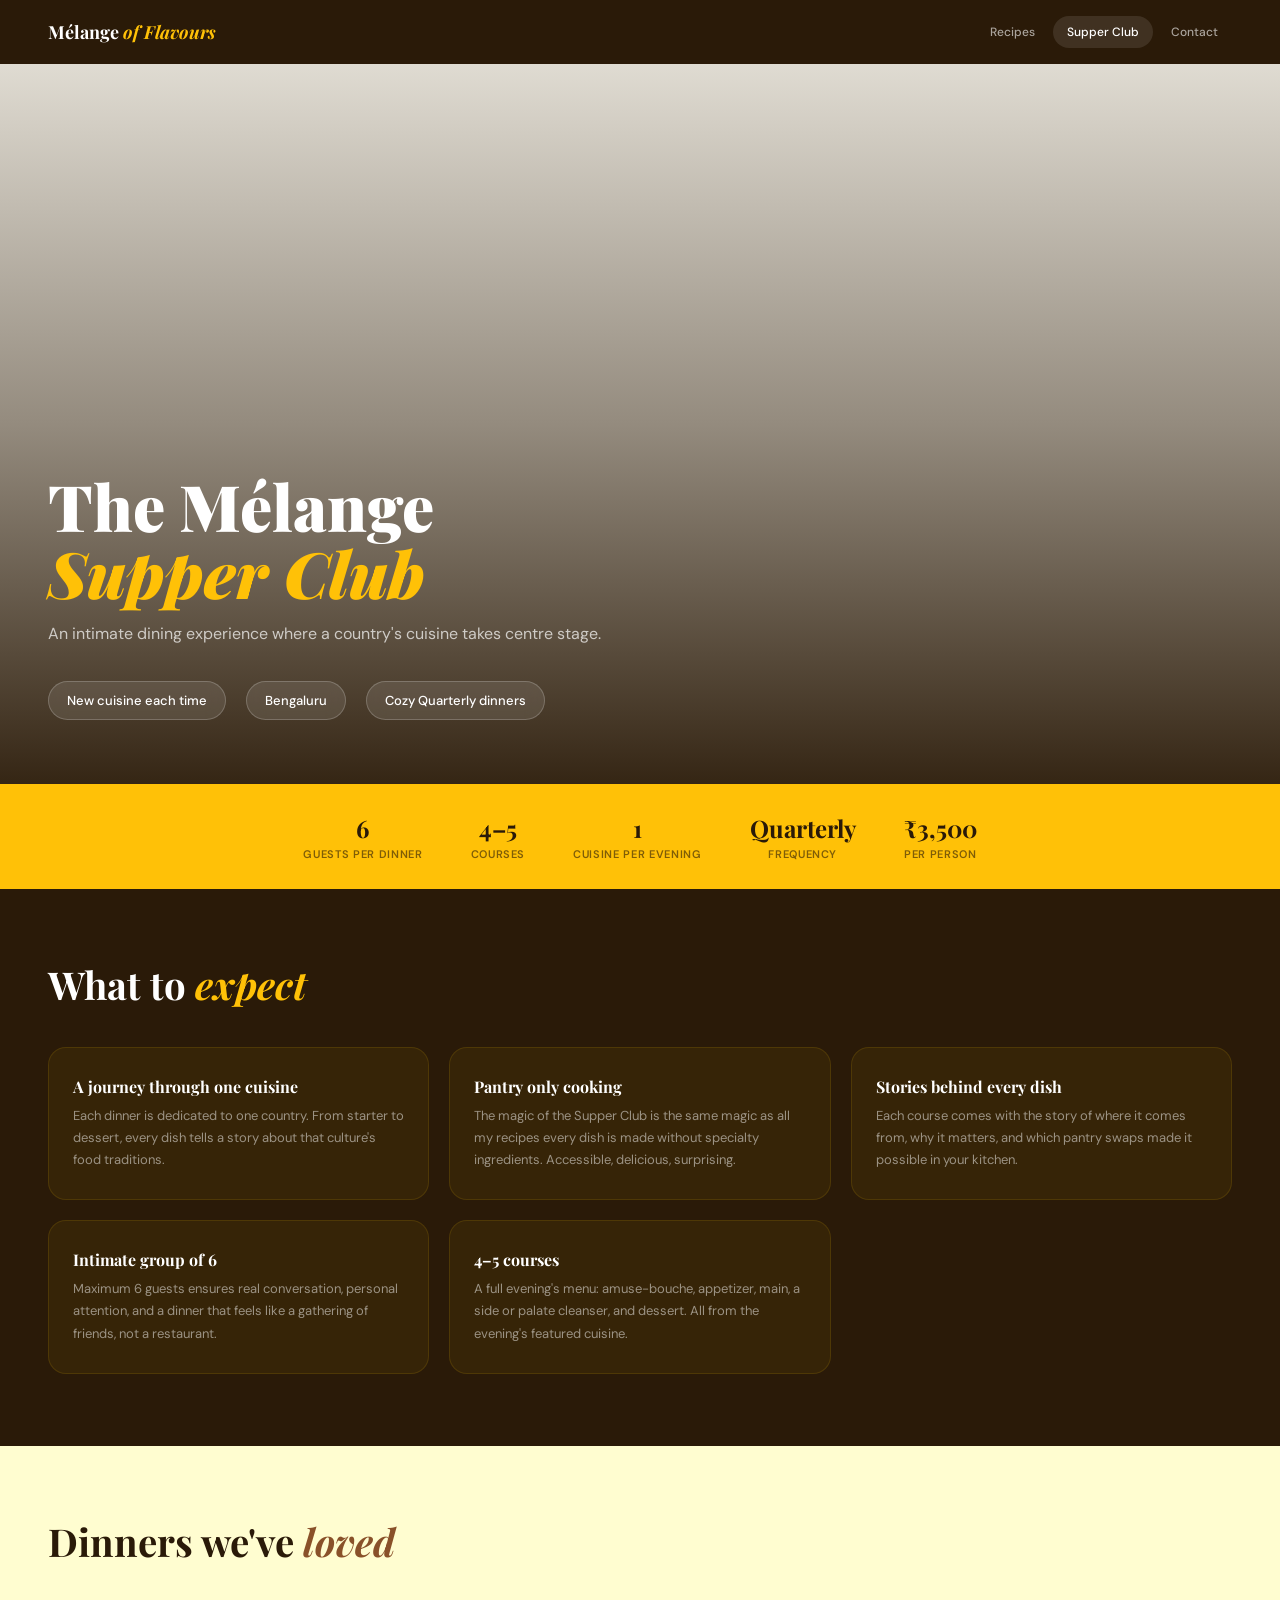
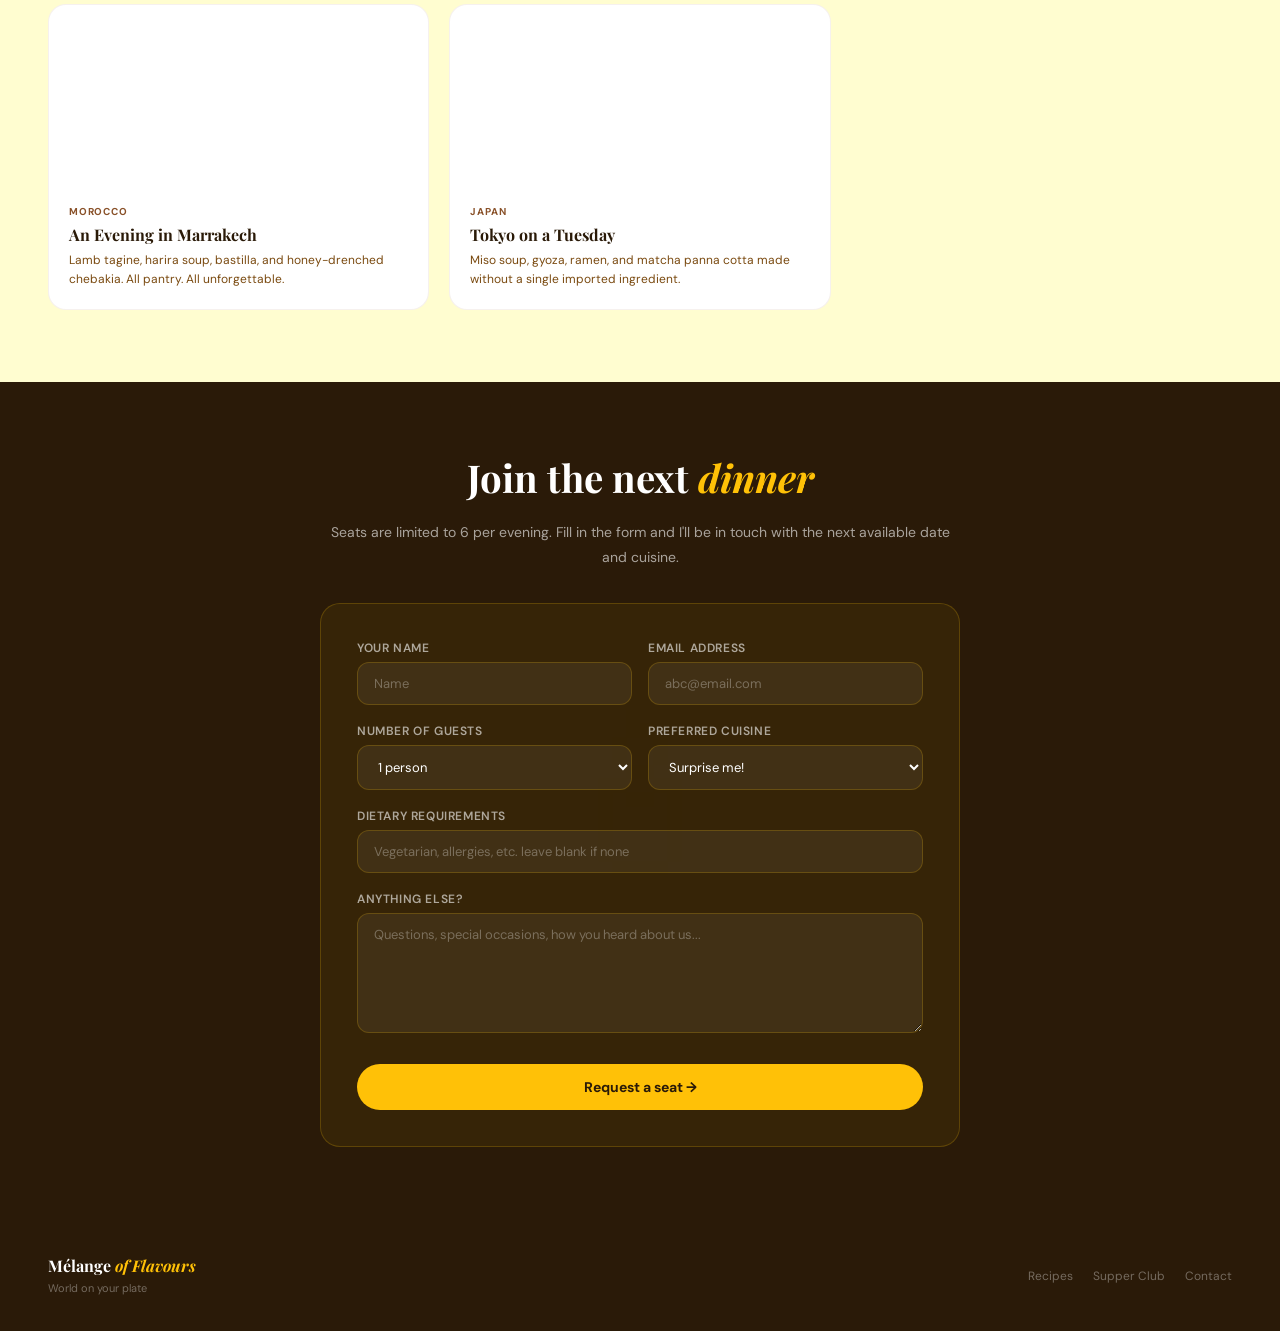
<file: supper-club.html>
<!DOCTYPE html>
<html lang="en">
<head>
<meta charset="UTF-8">
<meta name="viewport" content="width=device-width, initial-scale=1.0">
<title>Supper Club | Mélange of Flavours</title>
<link href="https://fonts.googleapis.com/css2?family=Playfair+Display:ital,wght@0,700;0,900;1,400;1,700&family=DM+Sans:wght@300;400;500;600&display=swap" rel="stylesheet">
<link rel="stylesheet" href="style.css">
<style>
/* HERO — full bleed atmospheric dining photo */
.sc-hero{position:relative;min-height:80vh;display:flex;align-items:flex-end;overflow:hidden}
/* REPLACE: with an atmospheric dinner / candlelit table photo */
.sc-hero-bg{position:absolute;inset:0;background-image:url('https://images.unsplash.com/photo-1414235077428-338989a2e8c0?w=1600&q=85&auto=format&fit=crop');background-size:cover;background-position:center}
.sc-hero-overlay{position:absolute;inset:0;background:linear-gradient(to top,rgba(42,26,8,.95) 0%,rgba(42,26,8,.5) 50%,rgba(42,26,8,.15) 100%)}
.sc-hero-content{position:relative;z-index:1;padding:64px 48px;max-width:720px}
.sc-pill{display:inline-flex;align-items:center;gap:8px;background:rgba(255,193,7,.15);border:0.5px solid rgba(255,193,7,.45);color:var(--honey);padding:7px 18px;border-radius:100px;font-size:11px;font-weight:700;letter-spacing:.07em;text-transform:uppercase;margin-bottom:24px}
.sc-hero-title{font-family:'Playfair Display',serif;font-size:clamp(2.8rem,5vw,4.8rem);font-weight:900;line-height:1.05;color:white;margin-bottom:14px}
.sc-hero-title em{color:var(--honey);font-style:italic}
.sc-hero-desc{font-size:16px;color:rgba(255,255,255,.7);line-height:1.8;max-width:560px;margin-bottom:32px}
.sc-hero-meta{display:flex;gap:20px;flex-wrap:wrap}
.sc-meta-pill{display:flex;align-items:center;gap:8px;background:rgba(255,255,255,.1);backdrop-filter:blur(8px);border:0.5px solid rgba(255,255,255,.2);padding:10px 18px;border-radius:100px;color:white;font-size:13px;font-weight:500}
/* WHAT TO EXPECT */
.expect-section{padding:72px 48px;background:var(--dark)}
.expect-section .sec-tag{color:var(--honey)}
.expect-section .sec-tag::before{background:var(--honey)}
.expect-grid{display:grid;grid-template-columns:repeat(3,1fr);gap:20px;margin-top:40px}
.expect-card{background:rgba(255,193,7,.06);border:0.5px solid rgba(255,193,7,.12);border-radius:18px;padding:28px 24px;transition:all .25s}
.expect-card:hover{background:rgba(255,193,7,.1);border-color:rgba(255,193,7,.3);transform:translateY(-3px)}
.expect-icon{font-size:32px;margin-bottom:16px;display:block}
.expect-card h3{font-family:'Playfair Display',serif;font-size:16px;font-weight:700;color:white;margin-bottom:8px}
.expect-card p{font-size:13px;color:rgba(255,255,255,.5);line-height:1.7}
/* PAST EVENINGS */
.past-section{padding:72px 48px;background:var(--honey-light)}
.past-grid{display:grid;grid-template-columns:repeat(3,1fr);gap:20px;margin-top:40px}
.past-card{background:white;border-radius:18px;overflow:hidden;border:0.5px solid rgba(137,81,41,.08);transition:all .3s}
.past-card:hover{transform:translateY(-4px);box-shadow:0 12px 32px rgba(137,81,41,.12)}
/* REPLACE each with photos from your past dinner events */
.past-img{height:180px;background-size:cover;background-position:center}
.pi-1{background-image:url('https://images.unsplash.com/photo-1547592166-23ac45744acd?w=600&q=80&auto=format&fit=crop')}
.pi-2{background-image:url('https://images.unsplash.com/photo-1455619452474-d2be8b1e70cd?w=600&q=80&auto=format&fit=crop')}
.pi-3{background-image:url('https://images.unsplash.com/photo-1476224203421-9ac39bcb3b28?w=600&q=80&auto=format&fit=crop')}
.past-body{padding:20px}
.past-country{font-size:10px;font-weight:700;text-transform:uppercase;letter-spacing:.08em;color:var(--brown);margin-bottom:6px}
.past-body h3{font-family:'Playfair Display',serif;font-size:16px;font-weight:700;color:var(--dark);margin-bottom:6px}
.past-body p{font-size:12px;color:var(--text-mid);line-height:1.6}
/* BOOKING */
.booking-section{padding:72px 48px;background:var(--dark);text-align:center;position:relative;overflow:hidden}
.booking-section::before{content:'🕯';position:absolute;font-size:220px;opacity:.04;top:50%;left:50%;transform:translate(-50%,-50%);pointer-events:none}
.booking-section .sec-tag{color:var(--honey);justify-content:center}
.booking-section .sec-tag::before{background:var(--honey)}
.booking-inner{max-width:640px;margin:0 auto;position:relative;z-index:1}
.booking-inner .sec-title{color:white}
.booking-inner .sec-title em{color:var(--honey)}
.booking-inner p{font-size:14px;color:rgba(255,255,255,.6);line-height:1.8;margin-bottom:32px}
.booking-form{background:rgba(255,193,7,.06);border:0.5px solid rgba(255,193,7,.2);border-radius:20px;padding:36px;text-align:left}
.booking-form .form-group label{color:rgba(255,255,255,.6)}
.booking-form .form-group input,
.booking-form .form-group select,
.booking-form .form-group textarea{background:rgba(255,255,255,.06);border-color:rgba(255,193,7,.2);color:white}
.booking-form .form-group input::placeholder,
.booking-form .form-group textarea::placeholder{color:rgba(255,255,255,.3)}
.booking-form .form-group input:focus,
.booking-form .form-group select:focus,
.booking-form .form-group textarea:focus{border-color:var(--honey)}
.booking-form .form-group select option{background:var(--dark);color:white}
.two-col{display:grid;grid-template-columns:1fr 1fr;gap:16px}
.submit-btn{width:100%;padding:14px;background:var(--honey);color:var(--dark);border:none;border-radius:100px;font-size:14px;font-weight:700;font-family:'DM Sans',sans-serif;cursor:pointer;transition:all .2s;margin-top:8px}
.submit-btn:hover{background:#FFD033;transform:translateY(-1px)}
/* DETAILS STRIP */
.details-strip{background:var(--honey);padding:28px 48px;display:flex;justify-content:center;gap:48px;flex-wrap:wrap}
.ds-item{text-align:center}
.ds-val{font-family:'Playfair Display',serif;font-size:24px;font-weight:700;color:var(--dark)}
.ds-label{font-size:11px;font-weight:600;color:rgba(42,26,8,.6);text-transform:uppercase;letter-spacing:.06em;margin-top:3px}
@media(max-width:900px){
  .sc-hero-content{padding:48px 24px}
  .expect-section,.past-section,.booking-section{padding:48px 24px}
  .details-strip{padding:24px;gap:28px}
  .expect-grid,.past-grid{grid-template-columns:1fr}
  .two-col{grid-template-columns:1fr}
}
</style>
</head>
<body>

<nav>
  <a href="index.html" class="logo">Mélange <em>of Flavours</em></a>
  <ul class="nav-links">
    <li><a href="recipes.html" class="nl">Recipes</a></li>
  <!--  <li><a href="shop.html" class="nl">Shop</a></li>
    <li><a href="workshops.html" class="nl">Workshops</a></li> -->
    <li><a href="supper-club.html" class="nl active">Supper Club</a></li>
    <li><a href="contact.html" class="nl">Contact</a></li>
  </ul>
  <button class="hamburger" onclick="toggleMenu()"><span></span><span></span><span></span></button>
  <div class="mobile-menu" id="mobile-menu">
    <a href="recipes.html" onclick="closeMenu()">Recipes</a>
  <!--  <a href="shop.html" onclick="closeMenu()">Shop</a>
    <a href="workshops.html" onclick="closeMenu()">Workshops</a> -->
    <a href="supper-club.html" onclick="closeMenu()">Supper Club</a>
    <a href="contact.html" onclick="closeMenu()">Contact</a>
  </div>
</nav>

<!-- FULL HERO -->
<div class="sc-hero">
  <div class="sc-hero-bg"></div>
  <div class="sc-hero-overlay"></div>
  <div class="sc-hero-content">
    <h1 class="sc-hero-title">The Mélange<br><em>Supper Club</em></h1>
    <p class="sc-hero-desc">An intimate dining experience where a country's cuisine takes centre stage.</p>
    <div class="sc-hero-meta">
      <div class="sc-meta-pill">New cuisine each time</div>
      <div class="sc-meta-pill">Bengaluru</div>
      <div class="sc-meta-pill">Cozy Quarterly dinners</div>
    </div>
  </div>
</div>

<!-- DETAILS STRIP -->
<div class="details-strip">
  <div class="ds-item"><div class="ds-val">6</div><div class="ds-label">Guests per dinner</div></div>
  <div class="ds-item"><div class="ds-val">4–5</div><div class="ds-label">Courses</div></div>
  <div class="ds-item"><div class="ds-val">1</div><div class="ds-label">Cuisine per evening</div></div>
  <div class="ds-item"><div class="ds-val">Quarterly</div><div class="ds-label">Frequency</div></div>
  <div class="ds-item"><div class="ds-val">₹3,500</div><div class="ds-label">Per person</div></div>
</div>

<!-- WHAT TO EXPECT -->
<section class="expect-section">
  <h2 class="sec-title white">What to <em>expect</em></h2>
  <div class="expect-grid">
    <div class="expect-card">
      <h3>A journey through one cuisine</h3>
      <p>Each dinner is dedicated to one country. From starter to dessert, every dish tells a story about that culture's food traditions.</p>
    </div>
    <div class="expect-card">
      <h3>Pantry only cooking</h3>
      <p>The magic of the Supper Club is the same magic as all my recipes every dish is made without specialty ingredients. Accessible, delicious, surprising.</p>
    </div>
    <div class="expect-card">
      <h3>Stories behind every dish</h3>
      <p>Each course comes with the story of where it comes from, why it matters, and which pantry swaps made it possible in your kitchen.</p>
    </div>
    <div class="expect-card">
      <h3>Intimate group of 6</h3>
      <p>Maximum 6 guests ensures real conversation, personal attention, and a dinner that feels like a gathering of friends, not a restaurant.</p>
    </div>
    <div class="expect-card">
      <h3>4–5 courses</h3>
      <p>A full evening's menu: amuse-bouche, appetizer, main, a side or palate cleanser, and dessert. All from the evening's featured cuisine.</p>
    </div>
  </div>
</section>

<!-- PAST EVENINGS -->
<section class="past-section">
  <h2 class="sec-title">Dinners we've <em>loved</em></h2>
  <!-- REPLACE these photos with actual event photos when you have them -->
  <div class="past-grid">
    <div class="past-card">
      <div class="past-img pi-1"></div>
      <div class="past-body"><div class="past-country">Morocco</div><h3>An Evening in Marrakech</h3><p>Lamb tagine, harira soup, bastilla, and honey-drenched chebakia. All pantry. All unforgettable.</p></div>
    </div>
    <div class="past-card">
      <div class="past-img pi-2"></div>
      <div class="past-body"><div class="past-country">Japan</div><h3>Tokyo on a Tuesday</h3><p>Miso soup, gyoza, ramen, and matcha panna cotta made without a single imported ingredient.</p></div>
    </div>
  </div>
</section>

<!-- BOOKING FORM -->
<section class="booking-section">
  <div class="booking-inner">
    <h2 class="sec-title">Join the next <em>dinner</em></h2>
    <p>Seats are limited to 6 per evening. Fill in the form and I'll be in touch with the next available date and cuisine.</p>
    <div class="booking-form">
      <div class="two-col">
        <div class="form-group"><label>Your name</label><input type="text" placeholder="Name" /></div>
        <div class="form-group"><label>Email address</label><input type="email" placeholder="abc@email.com" /></div>
      </div>
      <div class="two-col">
        <div class="form-group"><label>Number of guests</label>
          <select>
            <option>1 person</option>
            <option>2 people</option>
            <option>3 people</option>
            <option>4 people</option>
            <option>5 people</option>
            <option>6 people</option>
          </select>
        </div>
        <div class="form-group"><label>Preferred cuisine</label>
          <select>
            <option>Surprise me!</option>
            <option>Japanese</option>
            <option>Moroccan</option>
            <option>Mexican</option>
            <option>Korean</option>
            <option>Greek</option>
            <option>Thai</option>
            <option>Lebanese</option>
            <option>Spanish</option>
          </select>
        </div>
      </div>
      <div class="form-group"><label>Dietary requirements</label><input type="text" placeholder="Vegetarian, allergies, etc. leave blank if none" /></div>
      <div class="form-group"><label>Anything else?</label><textarea placeholder="Questions, special occasions, how you heard about us..."></textarea></div>
      <button class="submit-btn" onclick="submitBooking()">Request a seat →</button>
    </div>
  </div>
</section>

<footer>
  <div>
    <a href="index.html" class="fl">Mélange <em>of Flavours</em></a>
    <p class="fp">World on your plate</p>
  </div>
  <ul class="flinks">
    <li><a href="recipes.html">Recipes</a></li>
   <!-- <li><a href="shop.html">Shop</a></li>
    <li><a href="workshops.html">Workshops</a></li> -->
    <li><a href="supper-club.html">Supper Club</a></li>
    <li><a href="contact.html">Contact</a></li>
  </ul>
</footer>

<div class="toast" id="toast"></div>
<script>
function toggleMenu(){document.getElementById('mobile-menu').classList.toggle('open')}
function closeMenu(){document.getElementById('mobile-menu').classList.remove('open')}
function toast(m,c){const t=document.getElementById('toast');t.textContent=m;t.style.background=c||'#895129';t.style.display='block';setTimeout(()=>t.style.display='none',3200)}
function submitBooking(){toast('Thanks! I\'ll be in touch within 24 hours. 🌍')}
</script>
</body>
</html>
</file>
<file: style.css>
/* ═══════════════════════════════════════════════════
   MÉLANGE OF FLAVOURS — Shared Stylesheet
   Honeycomb palette: #FFC107 · #F9E076 · #FFFDD0 · #895129
   ═══════════════════════════════════════════════════ */
*{margin:0;padding:0;box-sizing:border-box}
:root{
  --honey:#FFC107;
  --honey-mid:#F9E076;
  --honey-light:#FFFDD0;
  --brown:#895129;
  --brown-dark:#5C3310;
  --brown-mid:#A0642F;
  --cream:#FFFDF5;
  --dark:#2A1A08;
  --text:#3D2000;
  --text-mid:#7A4A10;
  --text-light:#A07840;
}
html{scroll-behavior:smooth}
body{font-family:'DM Sans',sans-serif;background:var(--cream);color:var(--text);overflow-x:hidden}

/* ── NAV ── */
nav{display:flex;align-items:center;justify-content:space-between;padding:16px 48px;background:var(--dark);position:sticky;top:0;z-index:100}
.logo{font-family:'Playfair Display',serif;font-size:18px;font-weight:700;color:white;text-decoration:none;display:block}
.logo em{color:var(--honey);font-style:italic}
.nav-links{display:flex;gap:4px;list-style:none;align-items:center}
.nl{padding:8px 14px;border-radius:100px;font-size:12px;font-weight:500;color:rgba(255,255,255,.6);cursor:pointer;transition:all .2s;border:none;background:none;font-family:'DM Sans',sans-serif;text-decoration:none;display:inline-block}
.nl:hover,.nl.active{background:rgba(255,255,255,.1);color:white}
.nl.cta{background:var(--honey);color:var(--dark)!important;font-weight:700;padding:8px 18px}
.nl.cta:hover{background:#FFD033}
.hamburger{display:none;flex-direction:column;gap:5px;cursor:pointer;background:none;border:none;padding:4px}
.hamburger span{width:22px;height:2px;background:white;border-radius:2px;display:block}
.mobile-menu{display:none;position:absolute;top:60px;left:0;right:0;background:var(--dark);padding:20px 24px;flex-direction:column;gap:4px;border-top:0.5px solid rgba(255,255,255,.1);z-index:99}
.mobile-menu.open{display:flex}
.mobile-menu a{padding:10px 16px;color:rgba(255,255,255,.7);font-size:14px;font-weight:500;border-radius:10px;text-decoration:none;display:block;transition:background .15s}
.mobile-menu a:hover{background:rgba(255,193,7,.1);color:var(--honey)}

/* ── FOOTER ── */
footer{background:var(--dark);padding:36px 48px;display:flex;justify-content:space-between;align-items:center;flex-wrap:wrap;gap:20px}
.fl{font-family:'Playfair Display',serif;font-size:16px;font-weight:700;color:white;text-decoration:none;display:block}
.fl em{color:var(--honey);font-style:italic}
.fp{font-size:11px;color:rgba(255,255,255,.35);margin-top:5px}
.flinks{display:flex;gap:20px;list-style:none;flex-wrap:wrap}
.flinks a{font-size:12px;color:rgba(255,255,255,.35);transition:color .15s;text-decoration:none}
.flinks a:hover{color:var(--honey)}

/* ── COMMON SECTION STYLES ── */
.sec-tag{font-size:10px;font-weight:700;text-transform:uppercase;letter-spacing:.1em;color:var(--brown);margin-bottom:12px;display:flex;align-items:center;gap:8px}
.sec-tag::before{content:'';width:18px;height:2px;background:var(--brown);border-radius:2px}
.sec-tag.light{color:var(--honey)}
.sec-tag.light::before{background:var(--honey)}
.sec-tag.center{justify-content:center}
.sec-title{font-family:'Playfair Display',serif;font-size:clamp(1.8rem,3vw,2.6rem);font-weight:700;line-height:1.2;color:var(--dark);margin-bottom:20px}
.sec-title em{font-style:italic;color:var(--brown)}
.sec-title.white{color:white}
.sec-title.white em{color:var(--honey)}
.sec-title.center{text-align:center}
.sec-desc{font-size:14px;color:var(--text-mid);line-height:1.75;max-width:560px;margin-bottom:32px}
.sec-desc.white{color:rgba(255,255,255,.6)}
.sec-desc.center{text-align:center;margin-left:auto;margin-right:auto}

/* ── PAGE HERO BANNER ── */
.page-hero{background:var(--dark);padding:72px 48px;position:relative;overflow:hidden}
.page-hero::before{content:'';position:absolute;inset:0;background:radial-gradient(ellipse 60% 100% at 70% 50%,rgba(255,193,7,.08),transparent);pointer-events:none}
.page-hero-inner{position:relative;z-index:1;max-width:680px}
.page-hero-tag{display:inline-flex;align-items:center;gap:8px;background:rgba(255,193,7,.12);border:0.5px solid rgba(255,193,7,.4);color:var(--honey);padding:6px 16px;border-radius:100px;font-size:11px;font-weight:700;letter-spacing:.06em;text-transform:uppercase;margin-bottom:20px}
.page-hero-title{font-family:'Playfair Display',serif;font-size:clamp(2.2rem,4vw,3.4rem);font-weight:900;line-height:1.1;color:white;margin-bottom:12px}
.page-hero-title em{color:var(--honey);font-style:italic}
.page-hero-desc{font-size:15px;color:rgba(255,255,255,.65);line-height:1.8;max-width:520px}

/* ── MARQUEE ── */
.strip{background:var(--honey);padding:11px 0;overflow:hidden;white-space:nowrap}
.strip-inner{display:inline-flex;gap:36px;animation:marquee 22s linear infinite}
@keyframes marquee{from{transform:translateX(0)}to{transform:translateX(-50%)}}
.strip-item{font-size:11px;font-weight:700;color:var(--dark);text-transform:uppercase;letter-spacing:.1em;display:inline-flex;align-items:center;gap:12px}
.sdot{width:5px;height:5px;background:rgba(42,26,8,.3);border-radius:50%;display:inline-block}

/* ── BUTTONS ── */
.btn{padding:13px 26px;border-radius:100px;font-size:13px;font-weight:700;border:none;cursor:pointer;transition:all .2s;font-family:'DM Sans',sans-serif;text-decoration:none;display:inline-block}
.btn.p{background:var(--honey);color:var(--dark);box-shadow:0 4px 20px rgba(255,193,7,.3)}
.btn.p:hover{background:#FFD033;transform:translateY(-2px)}
.btn.dark{background:var(--dark);color:white}
.btn.dark:hover{background:var(--brown)}
.btn.outline{background:transparent;color:var(--dark);border:1.5px solid var(--brown)}
.btn.outline:hover{background:var(--honey);border-color:var(--honey)}
.btn.outline-white{background:transparent;color:white;border:1.5px solid rgba(255,255,255,.35)}
.btn.outline-white:hover{background:rgba(255,255,255,.1)}
.btn.sm{padding:9px 20px;font-size:12px}

/* ── CARDS ── */
.card{background:white;border-radius:20px;overflow:hidden;border:0.5px solid rgba(137,81,41,.08);transition:all .3s}
.card:hover{transform:translateY(-6px);box-shadow:0 20px 48px rgba(137,81,41,.14)}

/* ── FORM ELEMENTS ── */
.form-group{margin-bottom:18px}
.form-group label{display:block;font-size:12px;font-weight:600;color:var(--text-mid);margin-bottom:6px;text-transform:uppercase;letter-spacing:.05em}
.form-group input,.form-group textarea,.form-group select{width:100%;padding:12px 16px;border:0.5px solid #F0D898;border-radius:12px;font-size:13px;font-family:'DM Sans',sans-serif;color:var(--dark);background:white;outline:none;transition:border-color .15s}
.form-group input:focus,.form-group textarea:focus,.form-group select:focus{border-color:var(--honey)}
.form-group textarea{min-height:120px;resize:vertical}

/* ── CHIP TAGS ── */
.chip{background:var(--honey-light);padding:5px 14px;border-radius:100px;font-size:11px;color:var(--text-mid);border:0.5px solid rgba(137,81,41,.1);display:inline-block}
.chip.active{background:var(--honey);color:var(--dark);font-weight:700;border-color:var(--honey);cursor:pointer}
.chip.clickable{cursor:pointer;transition:all .2s}
.chip.clickable:hover{background:var(--honey);color:var(--dark);border-color:var(--honey)}

/* ── TOAST ── */
.toast{position:fixed;bottom:24px;right:24px;background:var(--brown);color:white;padding:12px 20px;border-radius:14px;font-size:13px;font-weight:500;display:none;z-index:400;box-shadow:0 4px 20px rgba(0,0,0,.2);animation:slideUp .3s ease}
@keyframes slideUp{from{transform:translateY(16px);opacity:0}to{transform:translateY(0);opacity:1}}

/* ── RESPONSIVE ── */
@media(max-width:900px){
  nav{padding:14px 24px}
  .nav-links{display:none}
  .hamburger{display:flex}
  .page-hero{padding:48px 24px}
  footer{padding:28px 24px}
  .flinks{gap:12px}
}
</file>
